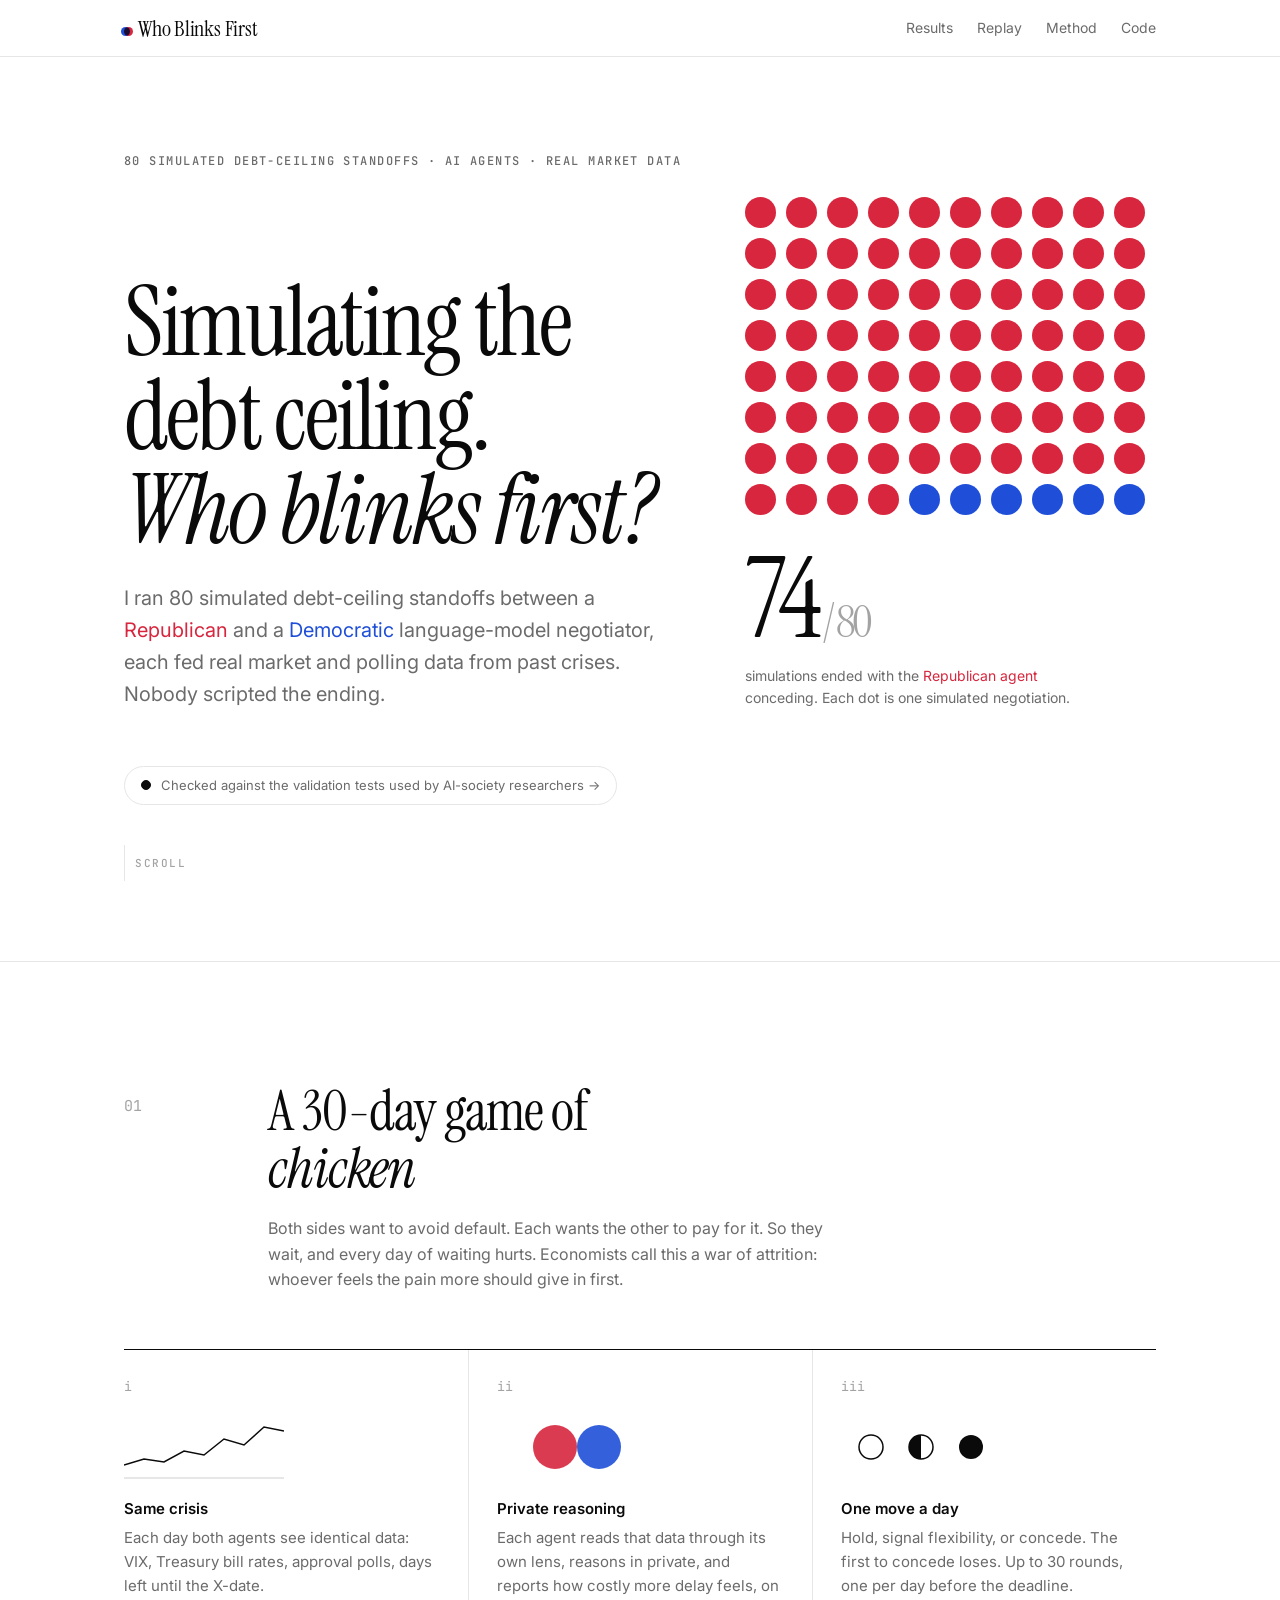
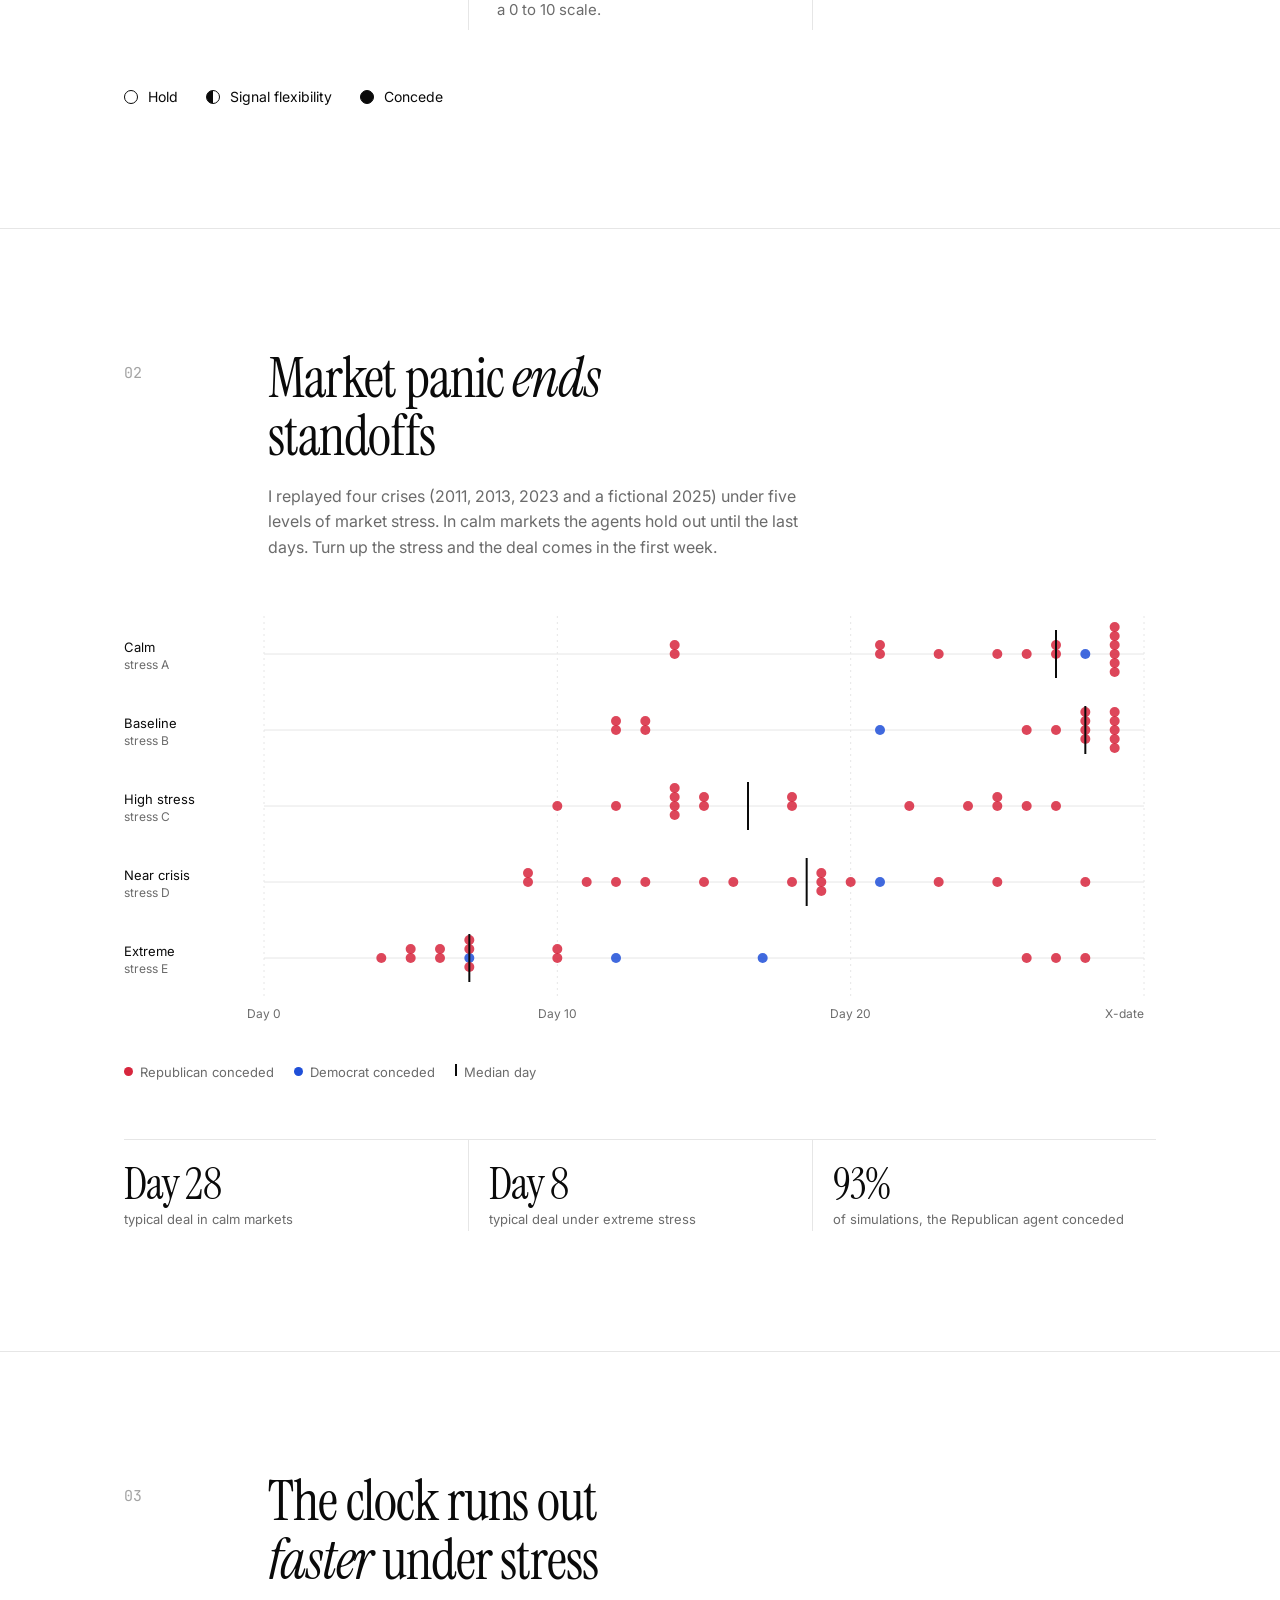
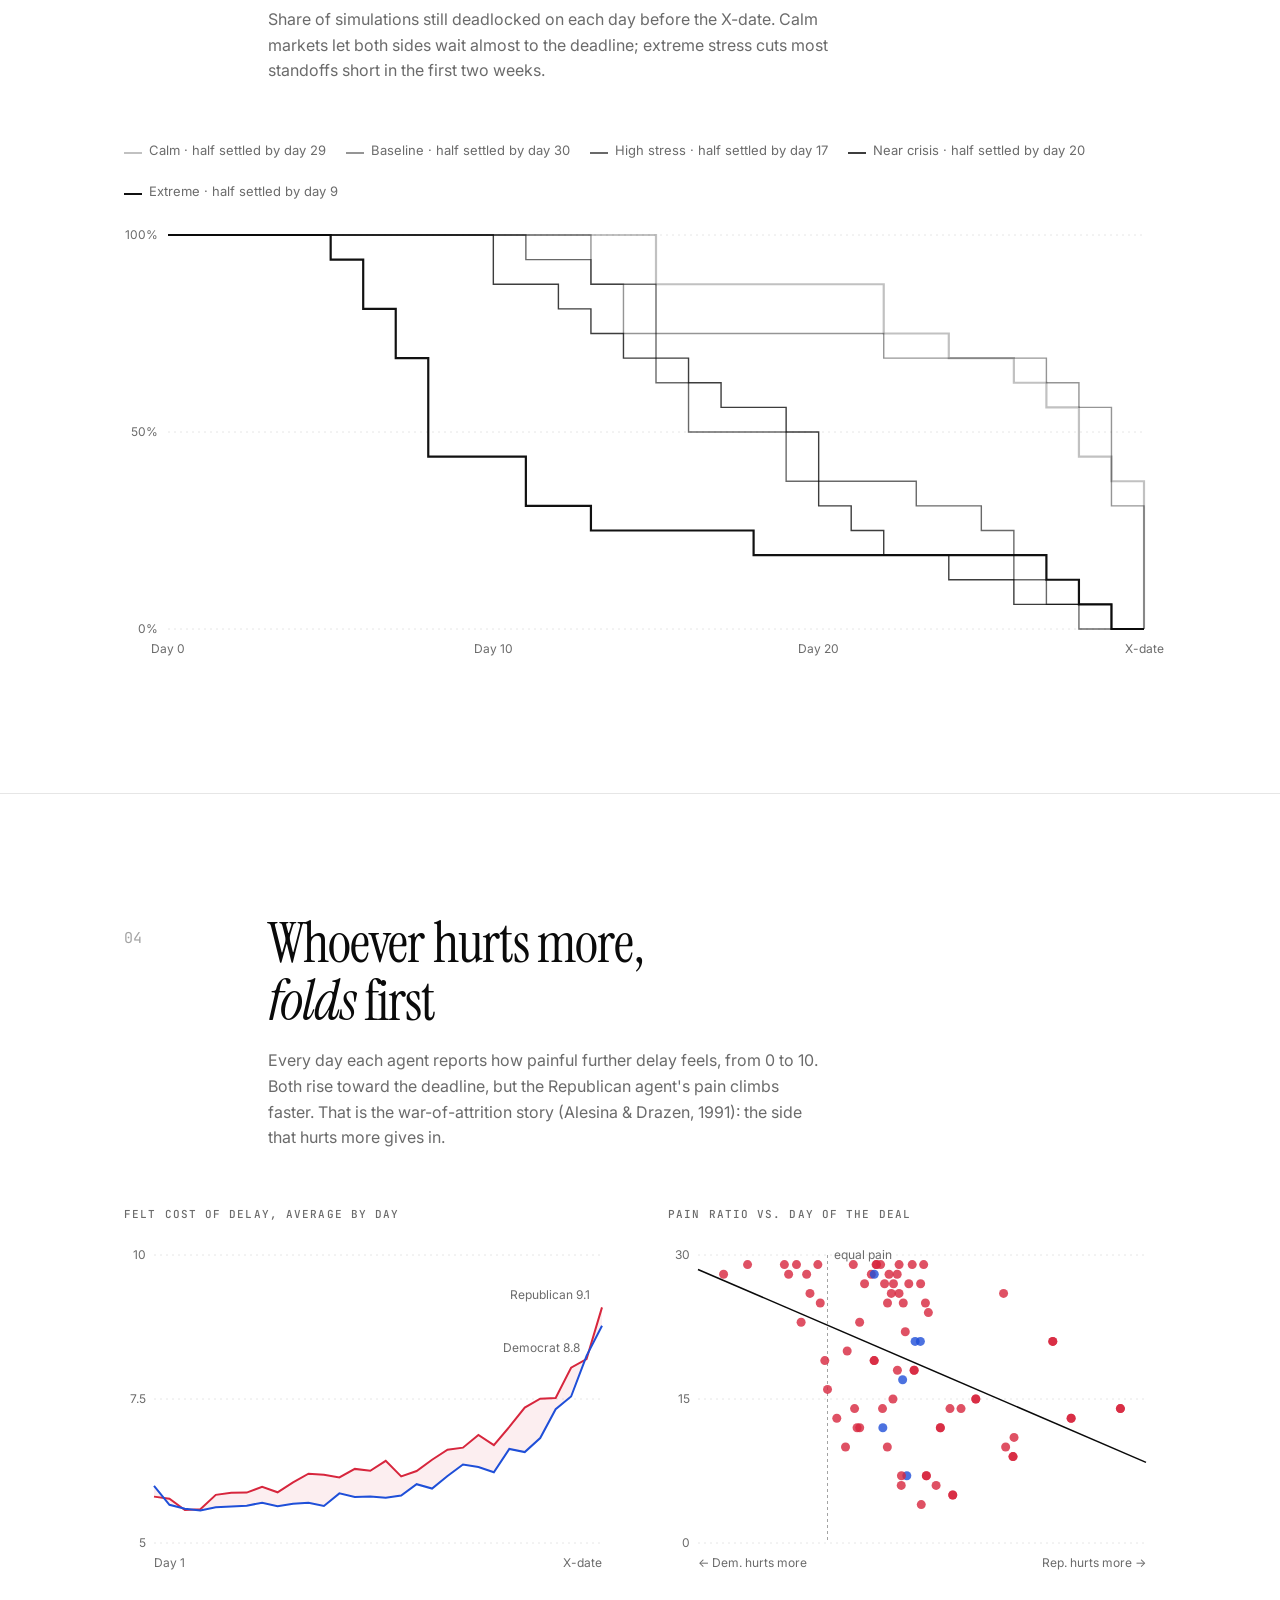
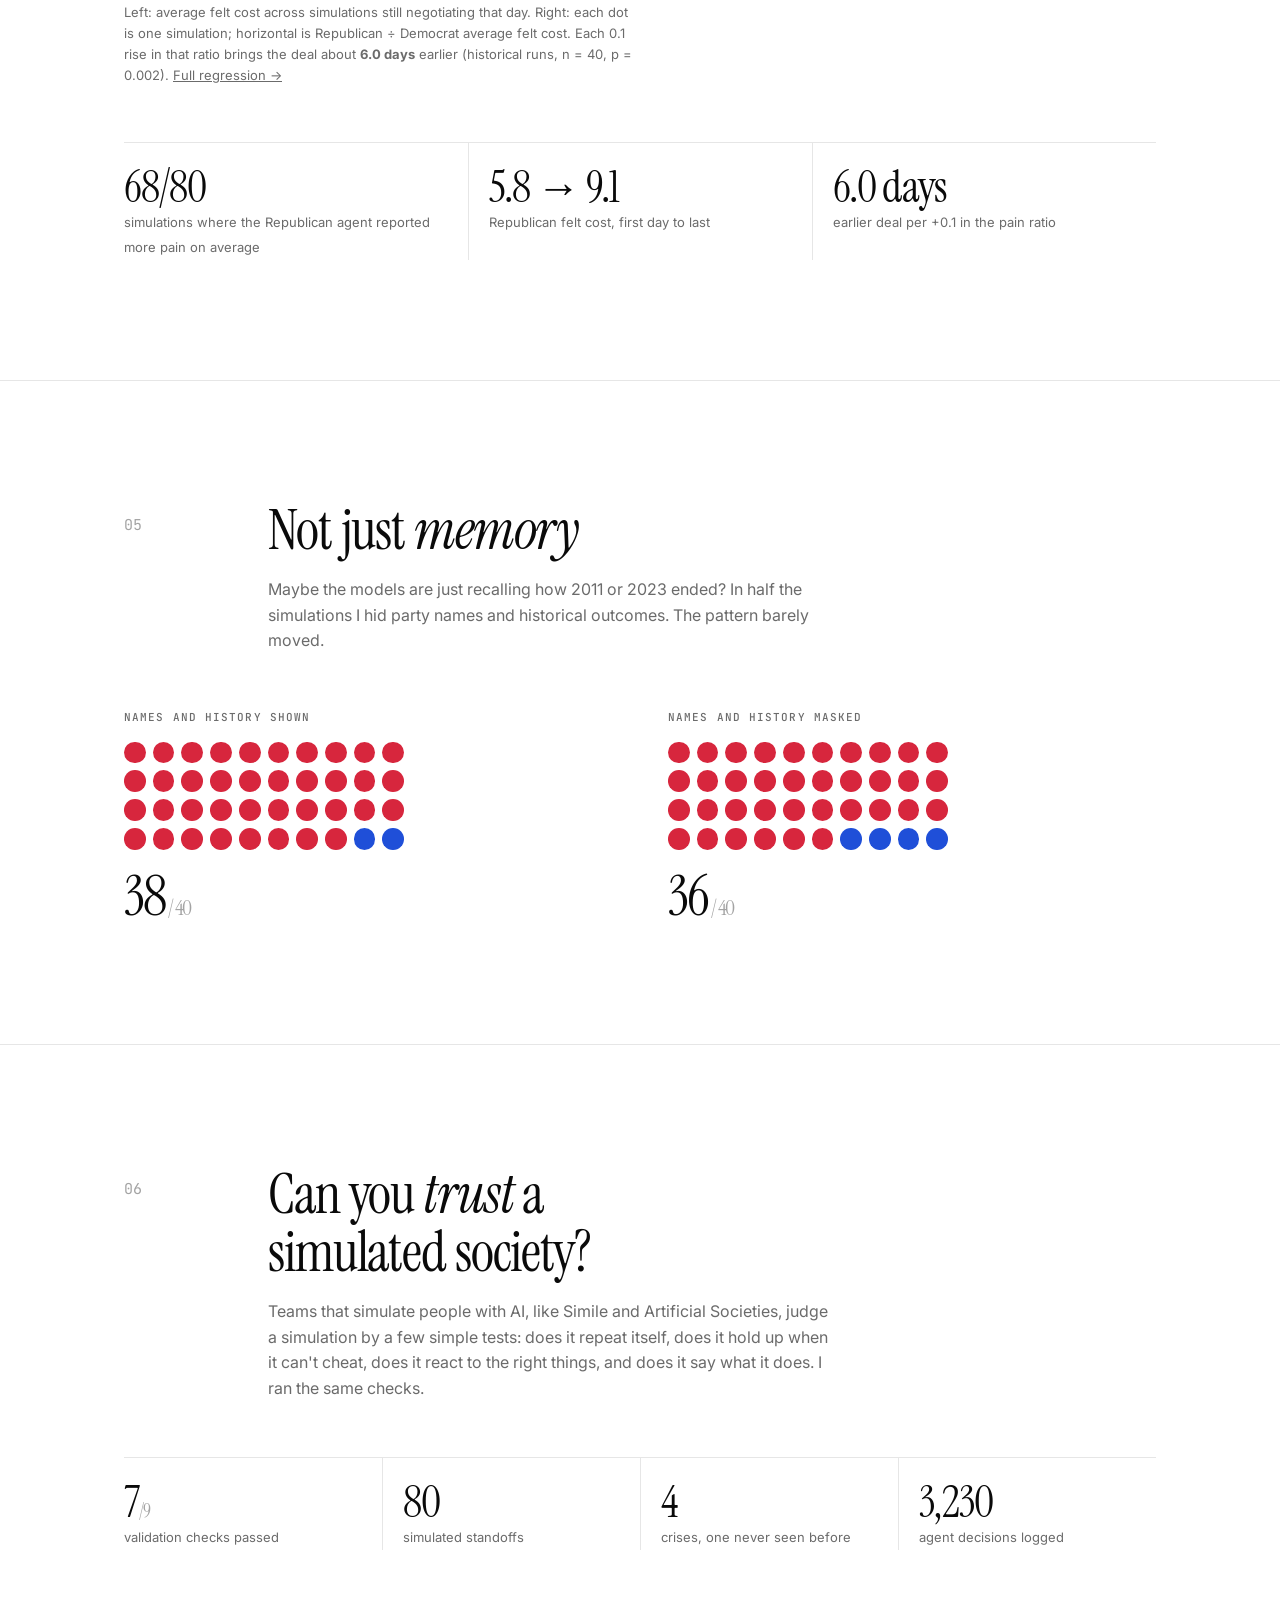
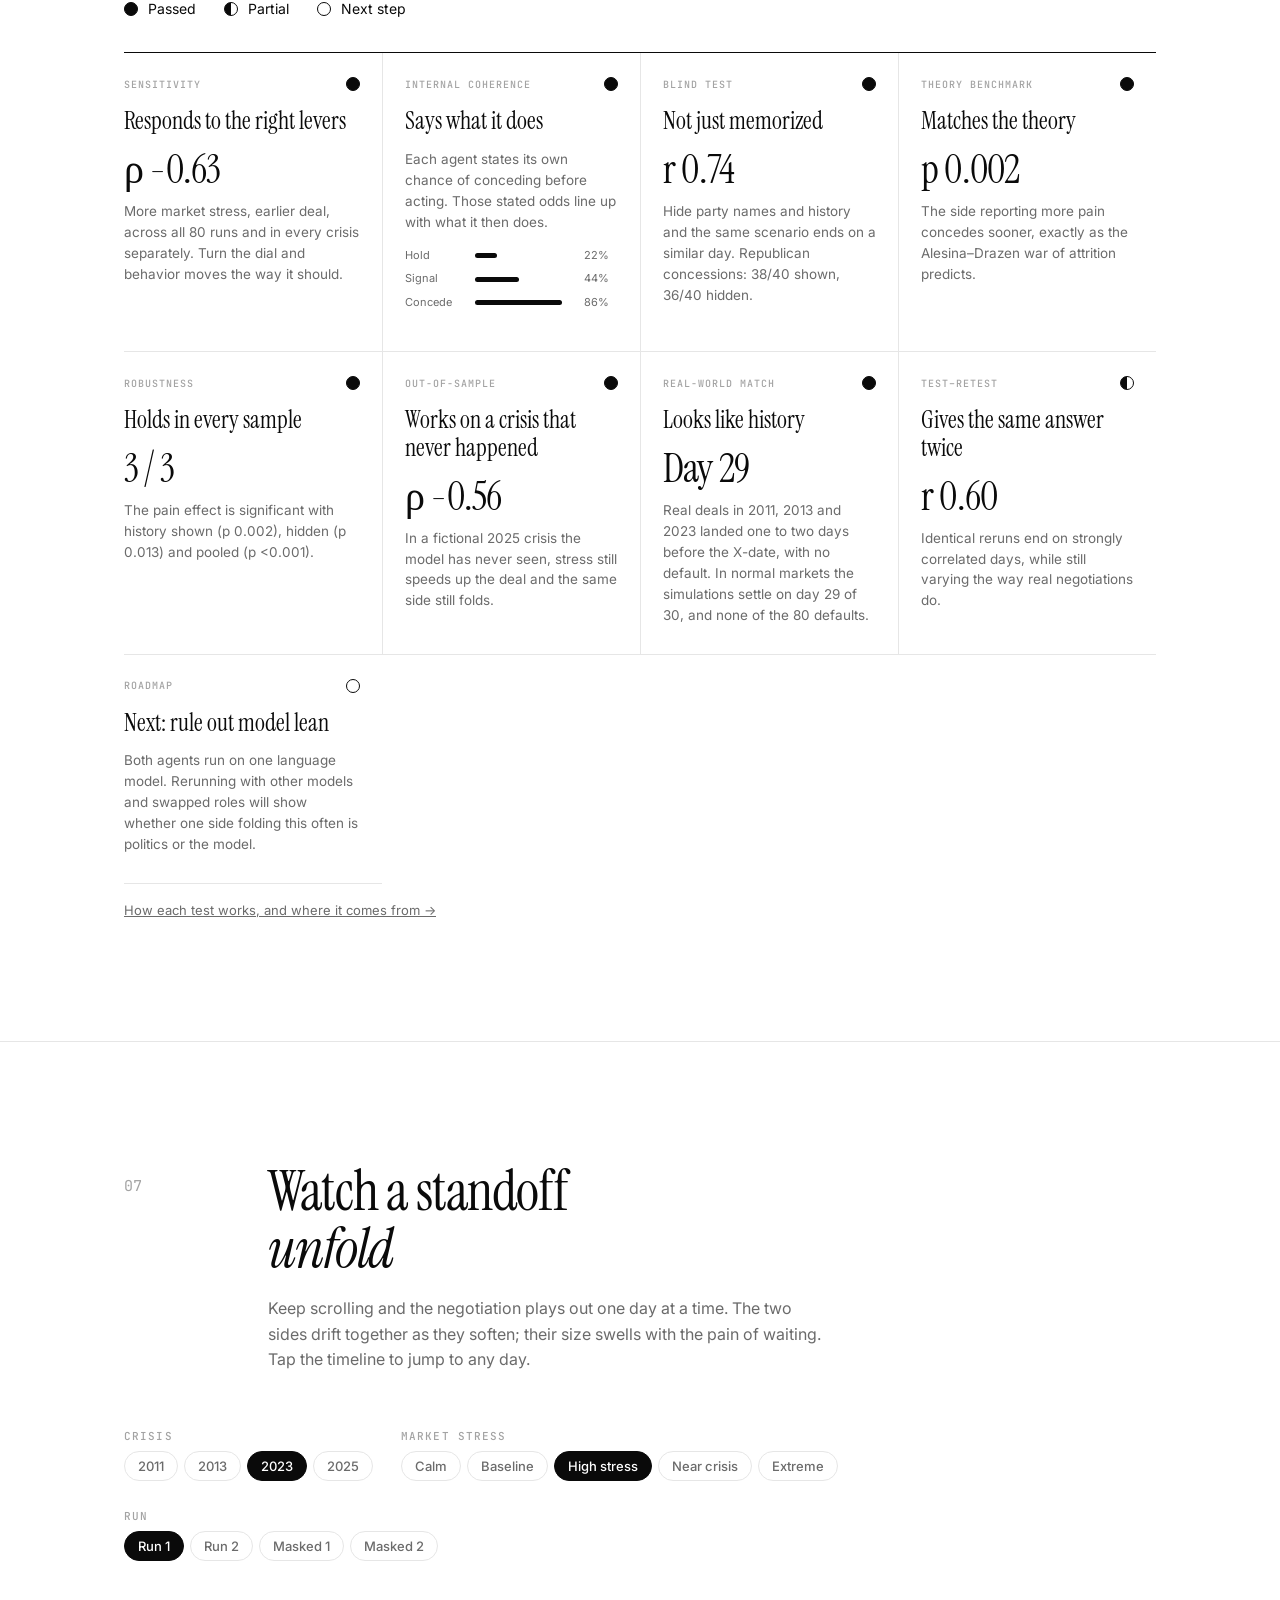
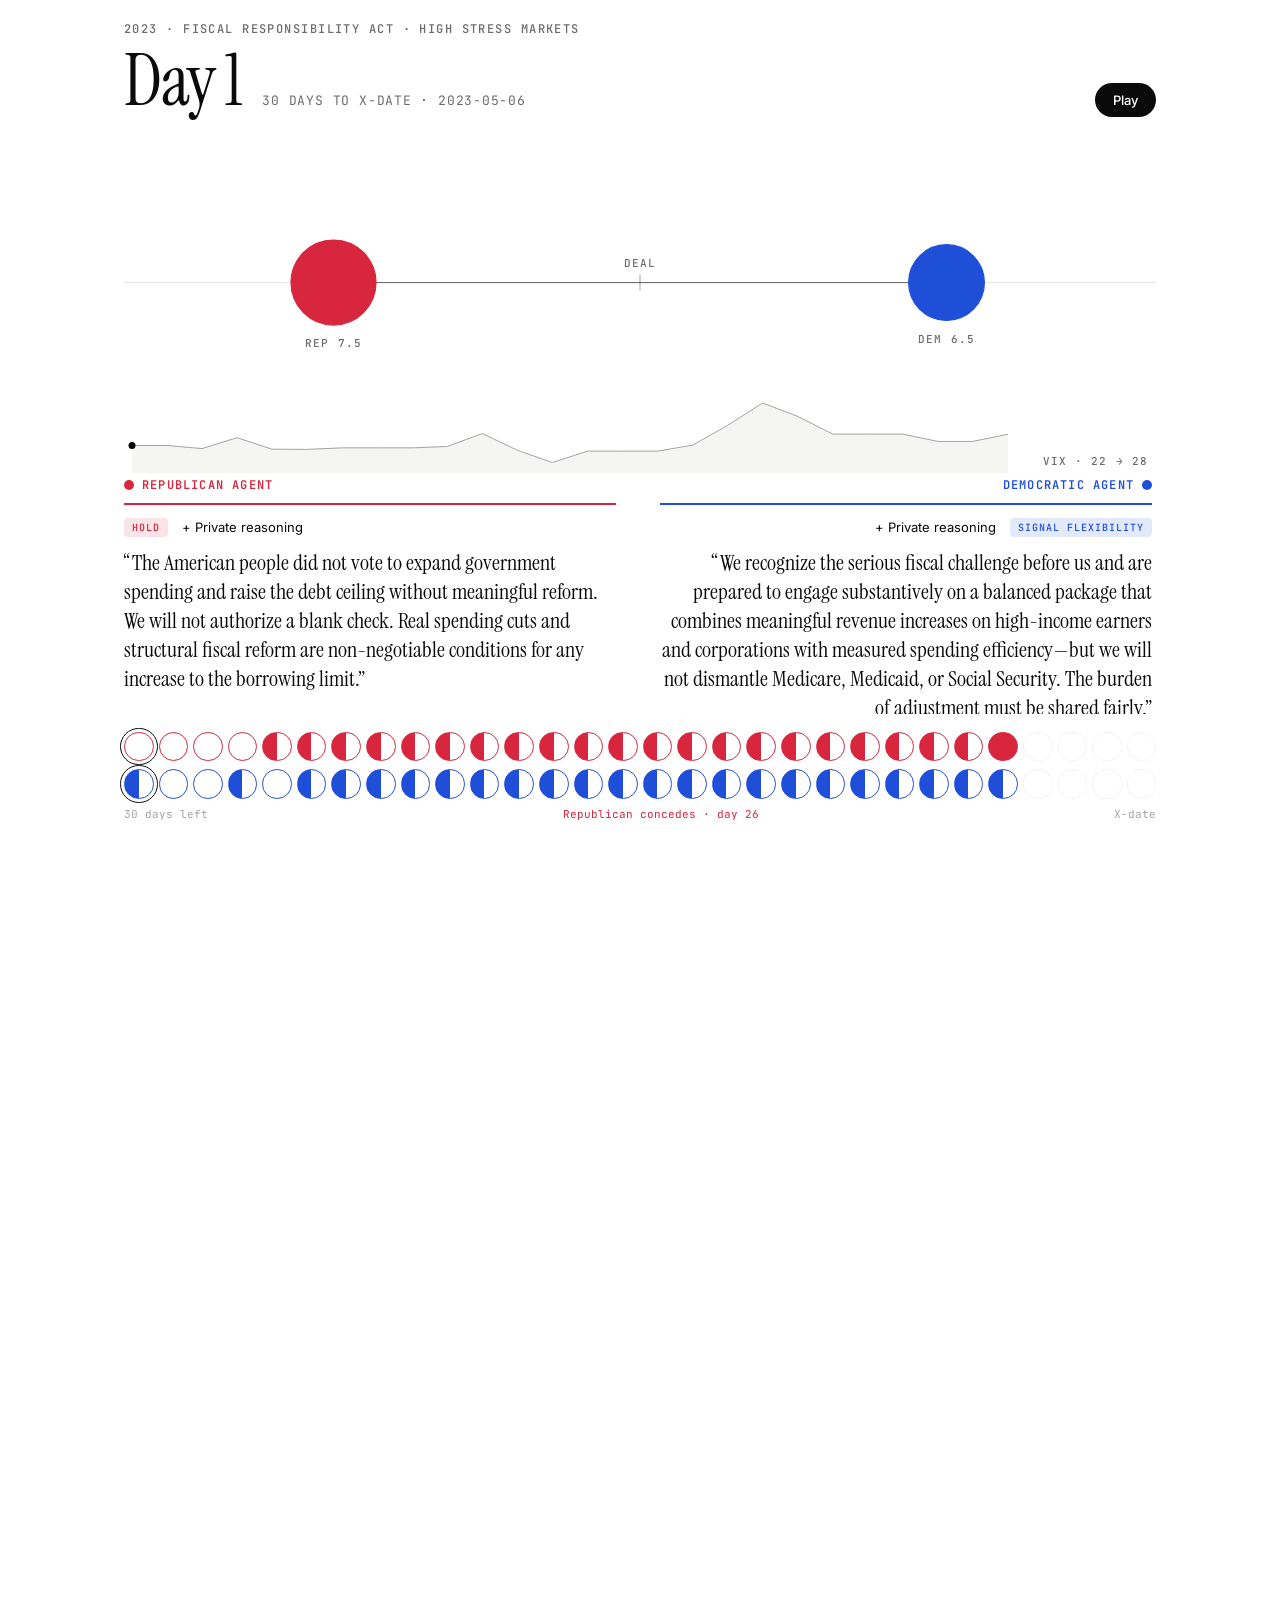
<file: docs/index.html>
<!doctype html>
<html lang="en">
<head>
<meta charset="utf-8"><meta name="viewport" content="width=device-width,initial-scale=1">
<title>Who Blinks First</title>
<meta name="description" content="80 simulated standoffs between AI negotiators facing a U.S. debt-ceiling deadline. 80 simulated standoffs, real market data, and a test of war-of-attrition theory.">
<link rel="preconnect" href="https://fonts.googleapis.com"><link rel="preconnect" href="https://fonts.gstatic.com" crossorigin>
<link href="https://fonts.googleapis.com/css2?family=Instrument+Serif:ital@0;1&family=Inter:wght@400;500;600&family=JetBrains+Mono:wght@400;500&display=swap" rel="stylesheet">
<link rel="stylesheet" href="assets/style.css">
<link rel="icon" href="data:image/svg+xml,%3Csvg xmlns='http://www.w3.org/2000/svg' viewBox='0 0 32 32'%3E%3Ccircle cx='12' cy='16' r='8' fill='%23d7263d'/%3E%3Ccircle cx='20' cy='16' r='8' fill='%231f4fd8' fill-opacity='.85'/%3E%3C/svg%3E">
</head>
<body>
<nav><div class="wrap">
  <a class="mark" href="./"><span><i></i><i></i></span>Who Blinks First</a>
  <ul><li><a href="#results">Results</a></li><li><a href="#replay">Replay</a></li><li><a href="method.html">Method</a></li>
  <li class="hide-s"><a href="https://github.com/vibgyor22/llm-war-of-attrition">Code</a></li></ul>
</div></nav>

<header class="hero"><div class="wrap">
  <div class="kicker reveal">80 simulated debt-ceiling standoffs · AI agents · real market data</div>
  <div class="hero-grid">
    <div class="px" data-speed="-0.06">
      <h1 class="reveal">Simulating the<br>debt ceiling.<br><em>Who blinks first?</em></h1>
      <p class="lede reveal">I ran 80 simulated debt-ceiling standoffs between a <span class="rep">Republican</span> and a <span class="dem">Democratic</span> language-model negotiator, each fed real market and polling data from past crises. Nobody scripted the ending.</p>
    </div>
    <div class="px" data-speed="0.08">
      <div class="dots" id="dots"></div>
      <div class="big"><span class="count" data-to="74" id="bigR">0</span><small> / <span id="bigN">80</span></small></div>
      <p class="cap">simulations ended with the <span class="rep">Republican agent</span> conceding. Each dot is one simulated negotiation.</p>
    </div>
  </div>
  <a class="trustpill reveal" href="#trust"><span class="g con"></span>Checked against the validation tests used by AI-society researchers →</a>
  <a class="scrollcue" href="#setup"><span></span>Scroll</a>
</div></header>

<section id="setup"><div class="wrap">
  <div class="sec-head reveal"><div class="num">01</div><div>
    <h2>A 30-day game of <em>chicken</em></h2>
    <p>Both sides want to avoid default. Each wants the other to pay for it. So they wait, and every day of waiting hurts. Economists call this a war of attrition: whoever feels the pain more should give in first.</p>
  </div></div>
  <div class="steps stagger">
    <div><div class="n">i</div>
      <svg viewBox="0 0 160 64"><polyline points="0,50 20,44 40,47 60,36 80,40 100,24 120,30 140,12 160,16" fill="none" stroke="currentColor" stroke-width="1.5"/><line x1="0" y1="63" x2="160" y2="63" stroke="currentColor" stroke-opacity=".2"/></svg>
      <h3>Same crisis</h3><p>Each day both agents see identical data: VIX, Treasury bill rates, approval polls, days left until the X-date.</p></div>
    <div><div class="n">ii</div>
      <svg viewBox="0 0 160 64"><circle cx="58" cy="32" r="22" fill="var(--rep)" fill-opacity=".9"/><circle cx="102" cy="32" r="22" fill="var(--dem)" fill-opacity=".9"/></svg>
      <h3>Private reasoning</h3><p>Each agent reads that data through its own lens, reasons in private, and reports how costly more delay feels, on a 0 to 10 scale.</p></div>
    <div><div class="n">iii</div>
      <svg viewBox="0 0 160 64"><circle cx="30" cy="32" r="12" fill="none" stroke="currentColor" stroke-width="1.5"/><circle cx="80" cy="32" r="12" fill="none" stroke="currentColor" stroke-width="1.5"/><path d="M80 20a12 12 0 0 0 0 24z" fill="currentColor"/><circle cx="130" cy="32" r="12" fill="currentColor"/></svg>
      <h3>One move a day</h3><p>Hold, signal flexibility, or concede. The first to concede loses. Up to 30 rounds, one per day before the deadline.</p></div>
  </div>
  <div class="glyphs"><div><span class="g"></span>Hold</div><div><span class="g sig"></span>Signal flexibility</div><div><span class="g con"></span>Concede</div></div>
</div></section>

<section id="results"><div class="wrap">
  <div class="sec-head reveal"><div class="num">02</div><div>
    <h2>Market panic <em>ends</em> standoffs</h2>
    <p>I replayed four crises (2011, 2013, 2023 and a fictional 2025) under five levels of market stress. In calm markets the agents hold out until the last days. Turn up the stress and the deal comes in the first week.</p>
  </div></div>
  <div class="figure" id="strip"></div>
  <div class="legend"><span><b style="background:var(--rep)"></b>Republican conceded</span><span><b style="background:var(--dem)"></b>Democrat conceded</span><span><b style="background:none;border-radius:0;width:2px;height:12px;background:var(--fg)"></b>Median day</span></div>
  <div class="stats" id="stats"></div>
</div></section>

<section id="clock"><div class="wrap">
  <div class="sec-head reveal"><div class="num">03</div><div>
    <h2>The clock runs out <em>faster</em> under stress</h2>
    <p>Share of simulations still deadlocked on each day before the X-date. Calm markets let both sides wait almost to the deadline; extreme stress cuts most standoffs short in the first two weeks.</p>
  </div></div>
  <div class="legend" id="survLeg" style="margin:0 0 24px"></div>
  <div class="figure" id="survival"></div>
</div></section>

<section id="pain"><div class="wrap">
  <div class="sec-head reveal"><div class="num">04</div><div>
    <h2>Whoever hurts more, <em>folds</em> first</h2>
    <p>Every day each agent reports how painful further delay feels, from 0 to 10. Both rise toward the deadline, but the Republican agent's pain climbs faster. That is the war-of-attrition story (Alesina &amp; Drazen, 1991): the side that hurts more gives in.</p>
  </div></div>
  <div class="two">
    <div><h3 class="fig-t">Felt cost of delay, average by day</h3><div class="figure" id="painline"></div></div>
    <div><h3 class="fig-t">Pain ratio vs. day of the deal</h3><div class="figure" id="scatter"></div></div>
  </div>
  <p class="note" id="regnote"></p>
  <div class="stats" id="stats2"></div>
</div></section>

<section id="memory"><div class="wrap">
  <div class="sec-head reveal"><div class="num">05</div><div>
    <h2>Not just <em>memory</em></h2>
    <p>Maybe the models are just recalling how 2011 or 2023 ended? In half the simulations I hid party names and historical outcomes. The pattern barely moved.</p>
  </div></div>
  <div class="two">
    <div><h3 class="fig-t">Names and history shown</h3><div class="dots sm" id="dotsH"></div><div class="big sm"><span class="count" id="cH">0</span><small> / 40</small></div></div>
    <div><h3 class="fig-t">Names and history masked</h3><div class="dots sm" id="dotsM"></div><div class="big sm"><span class="count" id="cM">0</span><small> / 40</small></div></div>
  </div>
</div></section>

<section id="trust"><div class="wrap">
  <div class="sec-head reveal"><div class="num">06</div><div>
    <h2>Can you <em>trust</em> a simulated society?</h2>
    <p>Teams that simulate people with AI, like Simile and Artificial Societies, judge a simulation by a few simple tests: does it repeat itself, does it hold up when it can't cheat, does it react to the right things, and does it say what it does. I ran the same checks.</p>
  </div></div>
  <div class="stats trustsum" id="trustSum" style="margin:0 0 48px"></div>
  <div class="glyphs" style="margin:0 0 32px"><div><span class="g con"></span>Passed</div><div><span class="g sig"></span>Partial</div><div><span class="g"></span>Next step</div></div>
  <div class="checks stagger" id="checks"></div>
  <p class="note"><a href="method.html#validation">How each test works, and where it comes from →</a></p>
</div></section>

<section id="replay" class="replay"><div class="wrap">
  <div class="sec-head reveal"><div class="num">07</div><div>
    <h2>Watch a standoff <em>unfold</em></h2>
    <p>Keep scrolling and the negotiation plays out one day at a time. The two sides drift together as they soften; their size swells with the pain of waiting. Tap the timeline to jump to any day.</p>
  </div></div>
  <div class="controls">
    <div class="ctl"><label>Crisis</label><div class="pills" id="pEp"></div></div>
    <div class="ctl"><label>Market stress</label><div class="pills" id="pCond"></div></div>
    <div class="ctl"><label>Run</label><div class="pills" id="pRun"></div></div>
  </div>
</div>
<div class="theater" id="theater"><div class="stage">
  <div class="wrap stage-in">
    <div class="stage-top">
      <div><div class="kicker" id="stMeta"></div><div class="stday"><span id="stDay">Day 1</span> <small id="stLeft"></small></div></div>
      <button class="play" id="play" aria-label="Play">Play</button>
    </div>
    <svg class="arena" id="arena"></svg>
    <div class="speech">
      <div class="say rep" id="sayR"></div>
      <div class="say dem" id="sayD"></div>
    </div>
    <div class="timeline">
      <div class="cells rep" id="laneR"></div>
      <div class="cells dem" id="laneD"></div>
      <div class="axisrow"><span>30 days left</span><span id="stVerdict"></span><span>X-date</span></div>
    </div>
  </div>
</div></div>
</section>

<footer><div class="wrap">
  <div>
    <div style="font:400 28px var(--serif);color:var(--fg)">How was this built?</div>
    <a class="cta" href="method.html">Read the method &rarr;</a>
  </div>
  <div style="max-width:36ch">
    Data, agent prompts, regressions and transcripts are all on <a href="https://github.com/vibgyor22/llm-war-of-attrition">GitHub</a>.
    The original Streamlit dashboard still runs at its old link.
  </div>
</div></footer>
<script src="assets/app.js"></script>
</body>
</html>
</file>
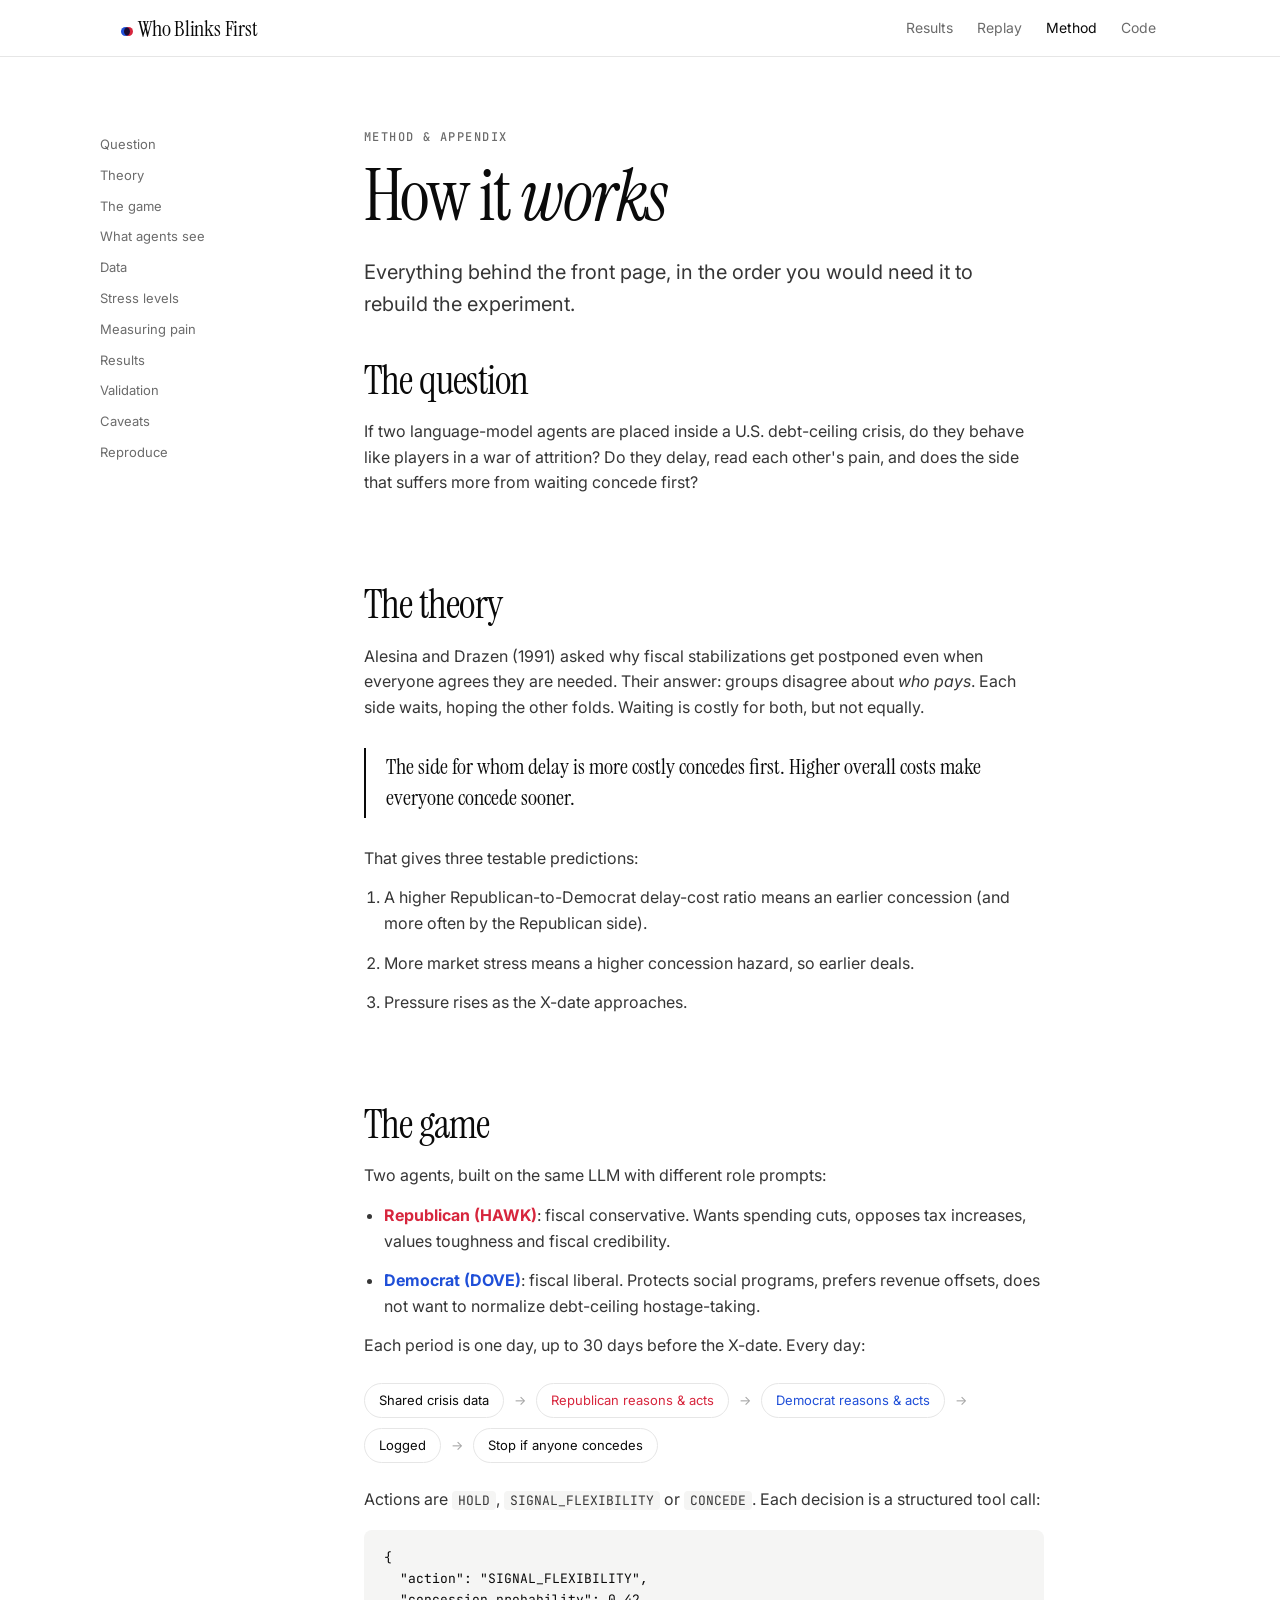
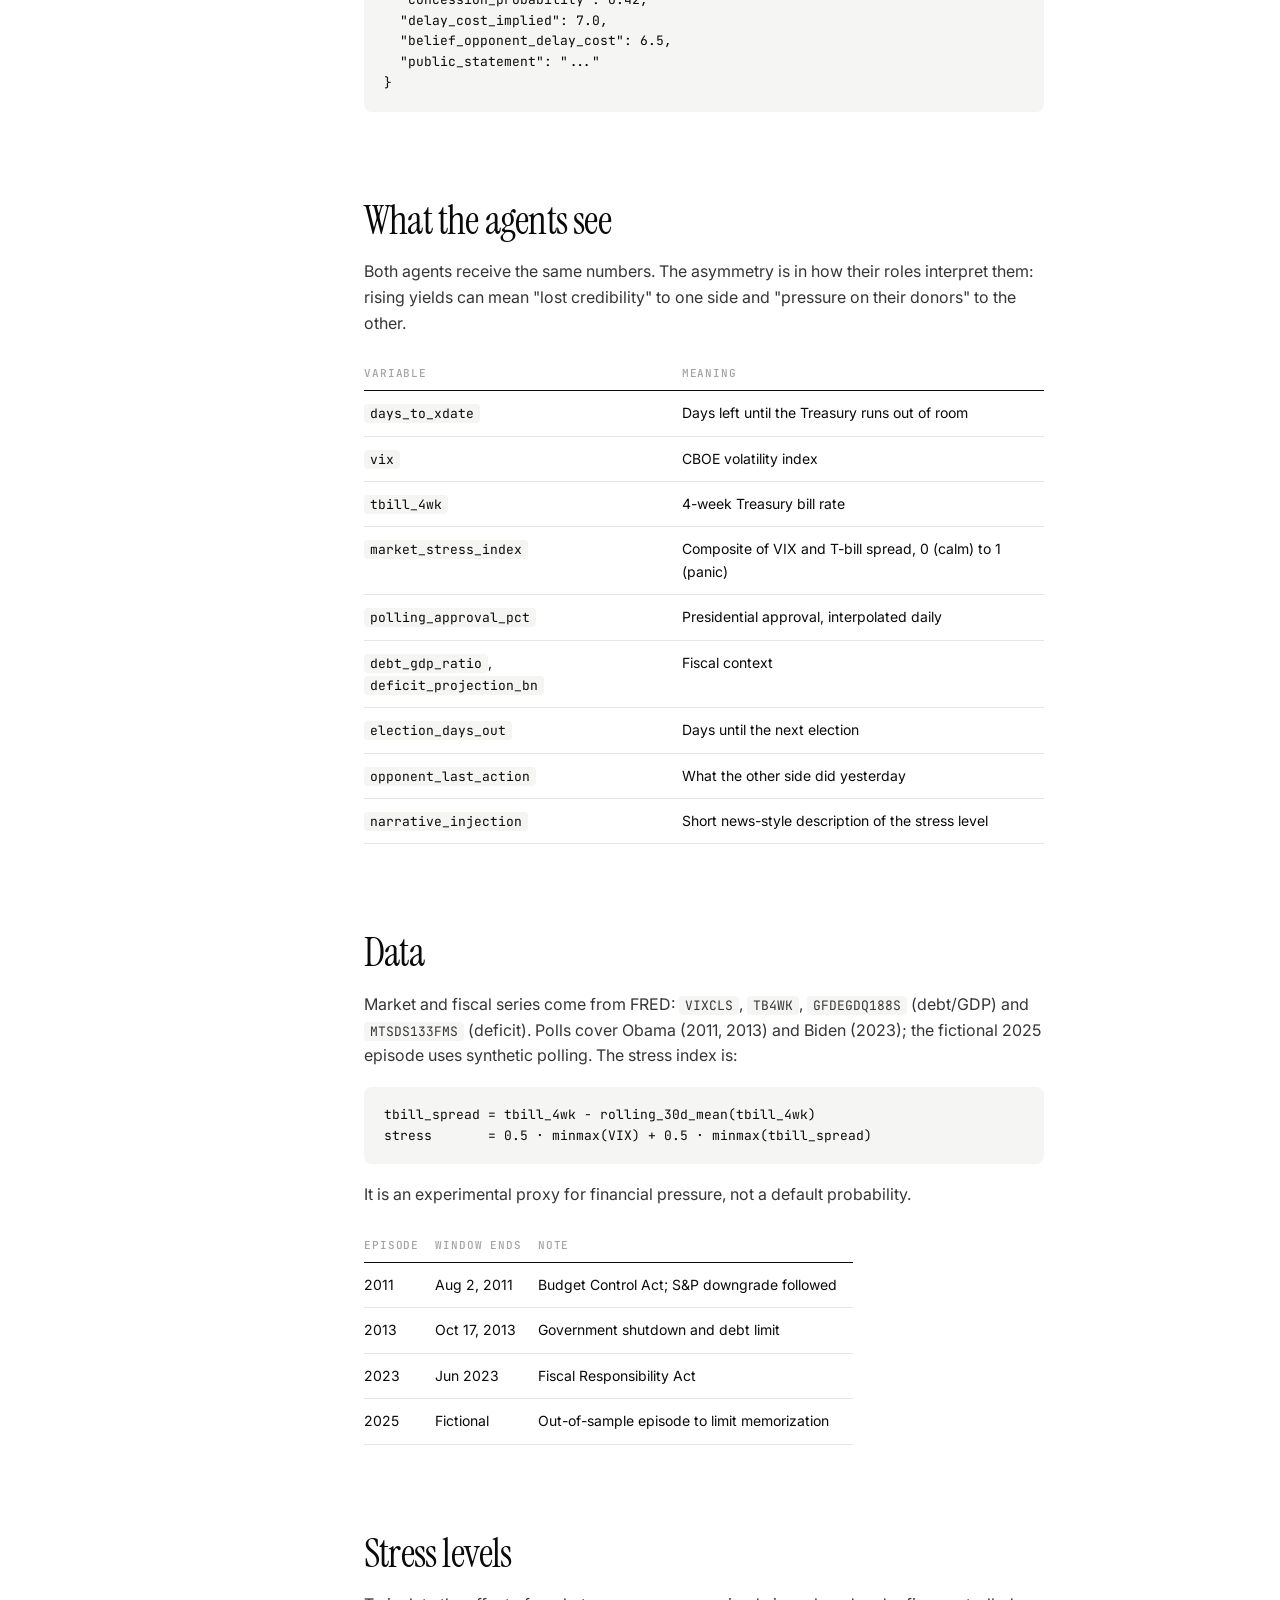
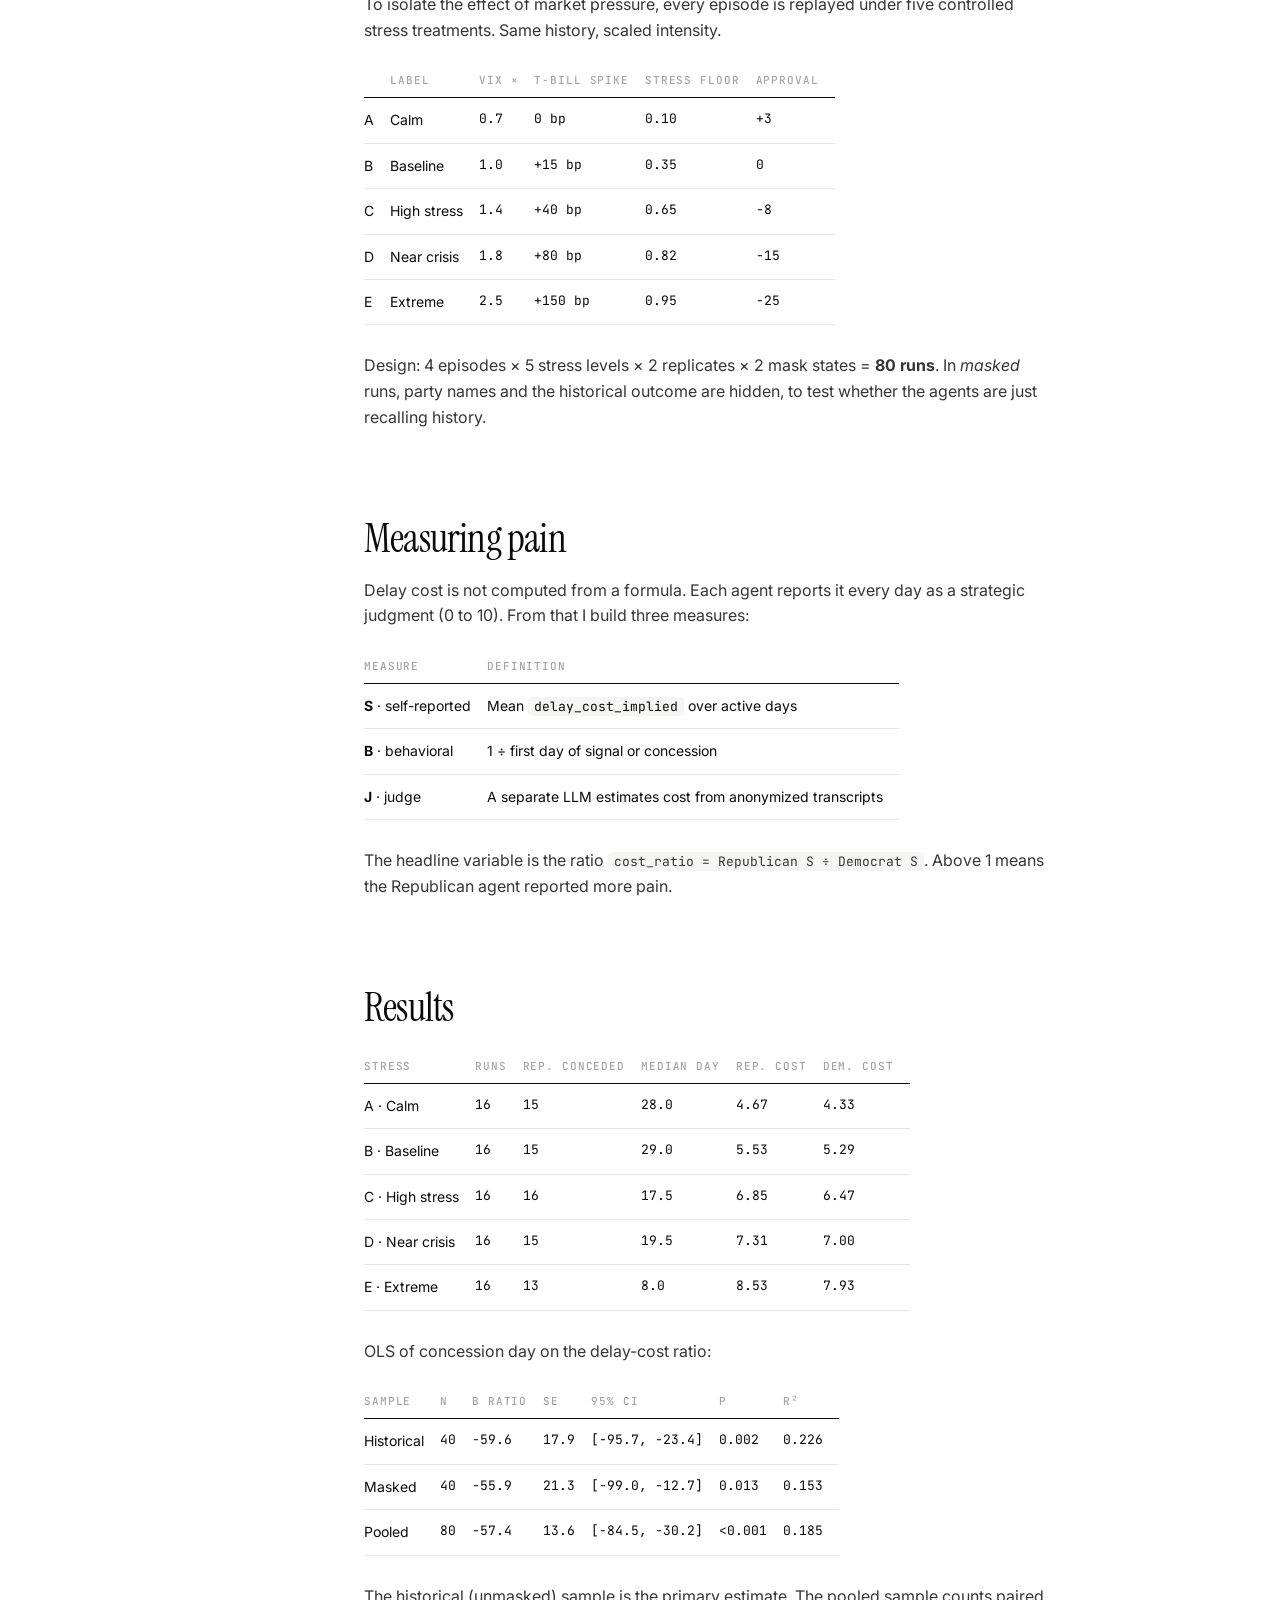
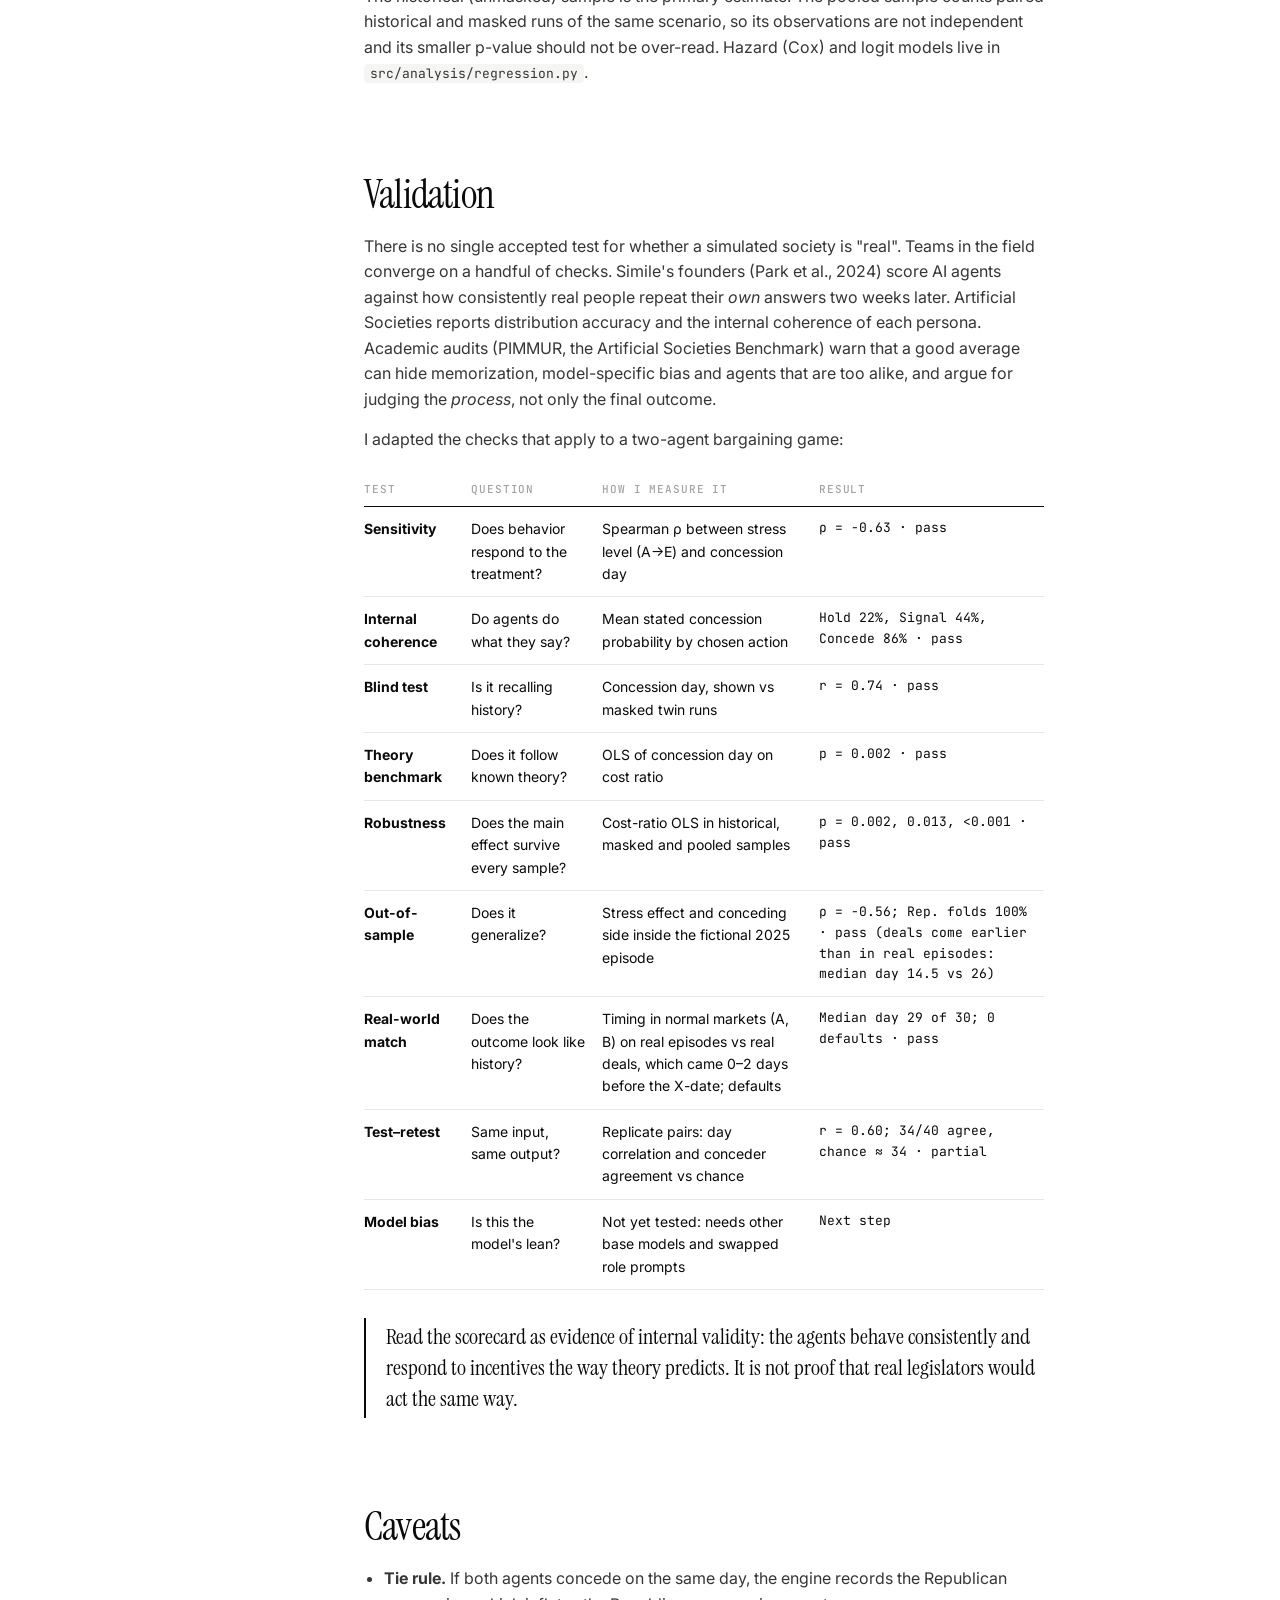
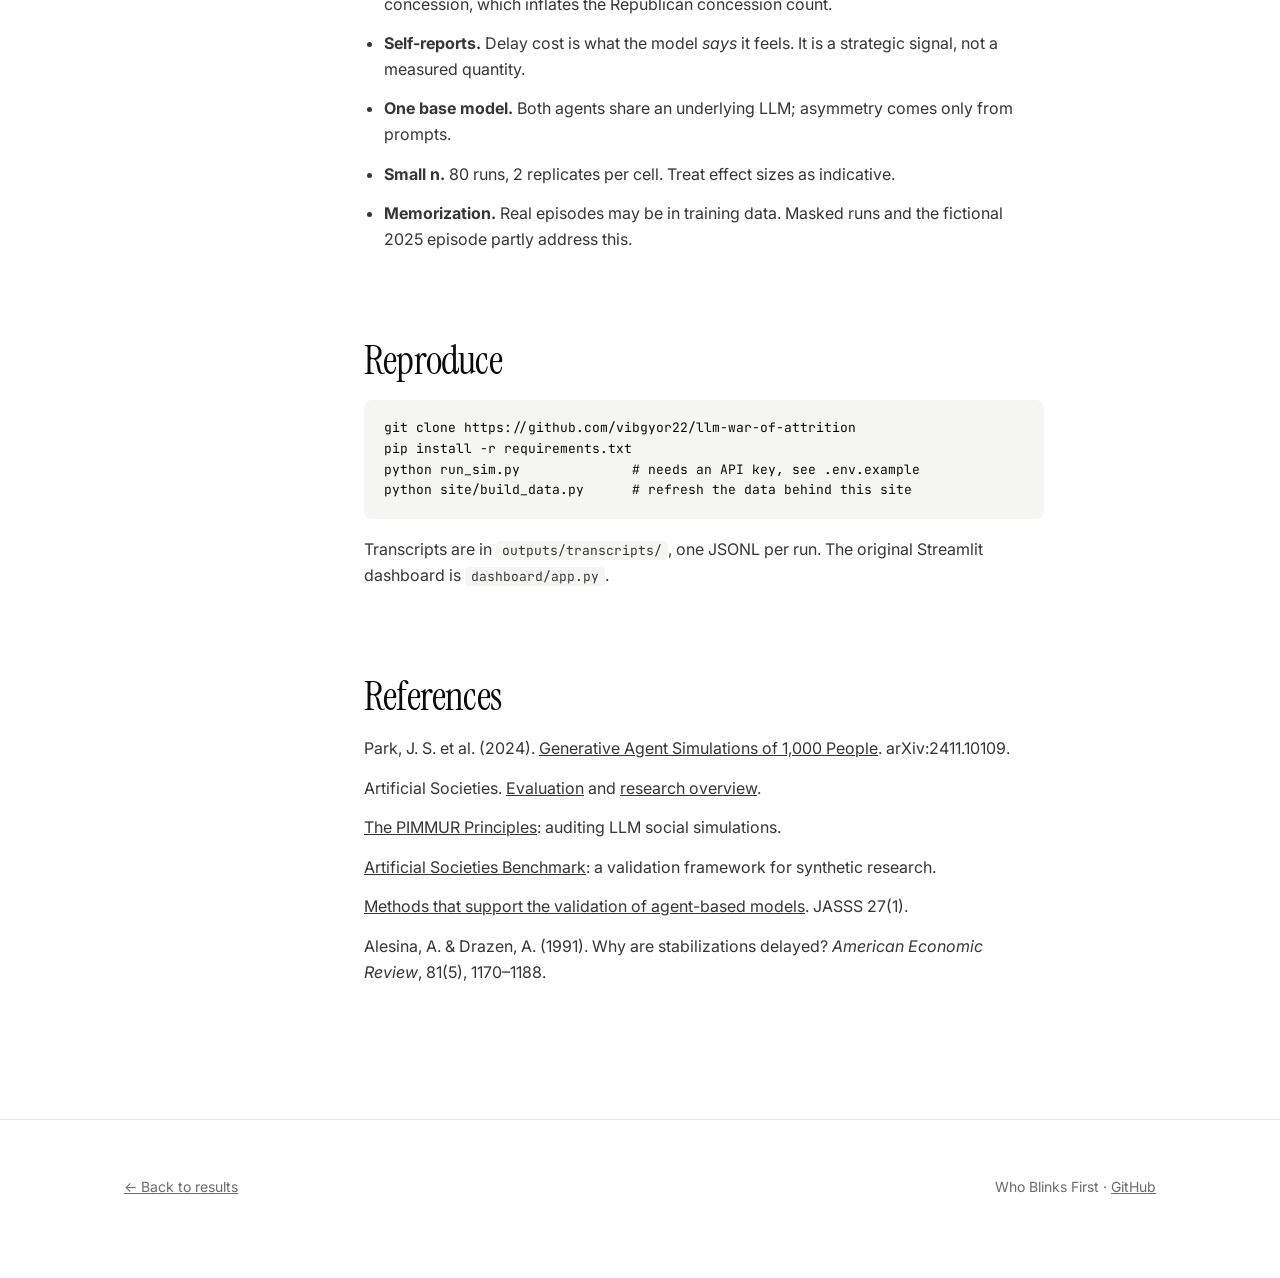
<file: docs/method.html>
<!doctype html>
<html lang="en">
<head>
<meta charset="utf-8"><meta name="viewport" content="width=device-width,initial-scale=1">
<title>Method · Who Blinks First</title>
<meta name="description" content="How the debt-ceiling AI negotiation experiment works: theory, agents, data, stress conditions, measures and results.">
<link rel="preconnect" href="https://fonts.googleapis.com"><link rel="preconnect" href="https://fonts.gstatic.com" crossorigin>
<link href="https://fonts.googleapis.com/css2?family=Instrument+Serif:ital@0;1&family=Inter:wght@400;500;600&family=JetBrains+Mono:wght@400;500&display=swap" rel="stylesheet">
<link rel="stylesheet" href="assets/style.css">
<link rel="icon" href="data:image/svg+xml,%3Csvg xmlns='http://www.w3.org/2000/svg' viewBox='0 0 32 32'%3E%3Ccircle cx='12' cy='16' r='8' fill='%23d7263d'/%3E%3Ccircle cx='20' cy='16' r='8' fill='%231f4fd8' fill-opacity='.85'/%3E%3C/svg%3E">
</head>
<body>
<nav><div class="wrap">
  <a class="mark" href="./"><span><i></i><i></i></span>Who Blinks First</a>
  <ul><li><a href="./#results">Results</a></li><li><a href="./#replay">Replay</a></li><li><a class="on" href="method.html">Method</a></li>
  <li class="hide-s"><a href="https://github.com/vibgyor22/llm-war-of-attrition">Code</a></li></ul>
</div></nav>

<div class="wrap doc">
<ul class="toc">
  <li><a href="#question">Question</a></li><li><a href="#theory">Theory</a></li><li><a href="#game">The game</a></li>
  <li><a href="#inputs">What agents see</a></li><li><a href="#data">Data</a></li><li><a href="#stress">Stress levels</a></li>
  <li><a href="#measures">Measuring pain</a></li><li><a href="#results">Results</a></li><li><a href="#validation">Validation</a></li><li><a href="#caveats">Caveats</a></li><li><a href="#reproduce">Reproduce</a></li>
</ul>
<article class="prose">
  <div class="kicker">Method &amp; appendix</div>
  <h1 style="font-size:clamp(44px,6vw,72px);margin-top:16px">How it <em>works</em></h1>
  <p class="lede">Everything behind the front page, in the order you would need it to rebuild the experiment.</p>

  <h2 id="question">The question</h2>
  <p>If two language-model agents are placed inside a U.S. debt-ceiling crisis, do they behave like players in a war of attrition? Do they delay, read each other's pain, and does the side that suffers more from waiting concede first?</p>

  <h2 id="theory">The theory</h2>
  <p>Alesina and Drazen (1991) asked why fiscal stabilizations get postponed even when everyone agrees they are needed. Their answer: groups disagree about <em>who pays</em>. Each side waits, hoping the other folds. Waiting is costly for both, but not equally.</p>
  <div class="callout">The side for whom delay is more costly concedes first. Higher overall costs make everyone concede sooner.</div>
  <p>That gives three testable predictions:</p>
  <ol><li>A higher Republican-to-Democrat delay-cost ratio means an earlier concession (and more often by the Republican side).</li>
  <li>More market stress means a higher concession hazard, so earlier deals.</li>
  <li>Pressure rises as the X-date approaches.</li></ol>

  <h2 id="game">The game</h2>
  <p>Two agents, built on the same LLM with different role prompts:</p>
  <ul><li><b class="rep">Republican (HAWK)</b>: fiscal conservative. Wants spending cuts, opposes tax increases, values toughness and fiscal credibility.</li>
  <li><b class="dem">Democrat (DOVE)</b>: fiscal liberal. Protects social programs, prefers revenue offsets, does not want to normalize debt-ceiling hostage-taking.</li></ul>
  <p>Each period is one day, up to 30 days before the X-date. Every day:</p>
  <div class="flow"><span>Shared crisis data</span><i>→</i><span class="rep">Republican reasons &amp; acts</span><i>→</i><span class="dem">Democrat reasons &amp; acts</span><i>→</i><span>Logged</span><i>→</i><span>Stop if anyone concedes</span></div>
  <p>Actions are <code>HOLD</code>, <code>SIGNAL_FLEXIBILITY</code> or <code>CONCEDE</code>. Each decision is a structured tool call:</p>
<pre>{
  "action": "SIGNAL_FLEXIBILITY",
  "concession_probability": 0.42,
  "delay_cost_implied": 7.0,
  "belief_opponent_delay_cost": 6.5,
  "public_statement": "..."
}</pre>

  <h2 id="inputs">What the agents see</h2>
  <p>Both agents receive the same numbers. The asymmetry is in how their roles interpret them: rising yields can mean "lost credibility" to one side and "pressure on their donors" to the other.</p>
  <table class="tbl"><thead><tr><th>Variable</th><th>Meaning</th></tr></thead><tbody>
  <tr><td><code>days_to_xdate</code></td><td>Days left until the Treasury runs out of room</td></tr>
  <tr><td><code>vix</code></td><td>CBOE volatility index</td></tr>
  <tr><td><code>tbill_4wk</code></td><td>4-week Treasury bill rate</td></tr>
  <tr><td><code>market_stress_index</code></td><td>Composite of VIX and T-bill spread, 0 (calm) to 1 (panic)</td></tr>
  <tr><td><code>polling_approval_pct</code></td><td>Presidential approval, interpolated daily</td></tr>
  <tr><td><code>debt_gdp_ratio</code>, <code>deficit_projection_bn</code></td><td>Fiscal context</td></tr>
  <tr><td><code>election_days_out</code></td><td>Days until the next election</td></tr>
  <tr><td><code>opponent_last_action</code></td><td>What the other side did yesterday</td></tr>
  <tr><td><code>narrative_injection</code></td><td>Short news-style description of the stress level</td></tr>
  </tbody></table>

  <h2 id="data">Data</h2>
  <p>Market and fiscal series come from FRED: <code>VIXCLS</code>, <code>TB4WK</code>, <code>GFDEGDQ188S</code> (debt/GDP) and <code>MTSDS133FMS</code> (deficit). Polls cover Obama (2011, 2013) and Biden (2023); the fictional 2025 episode uses synthetic polling. The stress index is:</p>
<pre>tbill_spread = tbill_4wk − rolling_30d_mean(tbill_4wk)
stress       = 0.5 · minmax(VIX) + 0.5 · minmax(tbill_spread)</pre>
  <p>It is an experimental proxy for financial pressure, not a default probability.</p>
  <table class="tbl"><thead><tr><th>Episode</th><th>Window ends</th><th>Note</th></tr></thead><tbody>
  <tr><td>2011</td><td>Aug 2, 2011</td><td>Budget Control Act; S&amp;P downgrade followed</td></tr>
  <tr><td>2013</td><td>Oct 17, 2013</td><td>Government shutdown and debt limit</td></tr>
  <tr><td>2023</td><td>Jun 2023</td><td>Fiscal Responsibility Act</td></tr>
  <tr><td>2025</td><td>Fictional</td><td>Out-of-sample episode to limit memorization</td></tr></tbody></table>

  <h2 id="stress">Stress levels</h2>
  <p>To isolate the effect of market pressure, every episode is replayed under five controlled stress treatments. Same history, scaled intensity.</p>
  <table class="tbl"><thead><tr><th></th><th>Label</th><th>VIX ×</th><th>T-bill spike</th><th>Stress floor</th><th>Approval</th></tr></thead><tbody>
  <tr><td>A</td><td>Calm</td><td class="n">0.7</td><td class="n">0 bp</td><td class="n">0.10</td><td class="n">+3</td></tr>
  <tr><td>B</td><td>Baseline</td><td class="n">1.0</td><td class="n">+15 bp</td><td class="n">0.35</td><td class="n">0</td></tr>
  <tr><td>C</td><td>High stress</td><td class="n">1.4</td><td class="n">+40 bp</td><td class="n">0.65</td><td class="n">−8</td></tr>
  <tr><td>D</td><td>Near crisis</td><td class="n">1.8</td><td class="n">+80 bp</td><td class="n">0.82</td><td class="n">−15</td></tr>
  <tr><td>E</td><td>Extreme</td><td class="n">2.5</td><td class="n">+150 bp</td><td class="n">0.95</td><td class="n">−25</td></tr></tbody></table>
  <p>Design: 4 episodes × 5 stress levels × 2 replicates × 2 mask states = <b>80 runs</b>. In <em>masked</em> runs, party names and the historical outcome are hidden, to test whether the agents are just recalling history.</p>

  <h2 id="measures">Measuring pain</h2>
  <p>Delay cost is not computed from a formula. Each agent reports it every day as a strategic judgment (0 to 10). From that I build three measures:</p>
  <table class="tbl"><thead><tr><th>Measure</th><th>Definition</th></tr></thead><tbody>
  <tr><td><b>S</b> · self-reported</td><td>Mean <code>delay_cost_implied</code> over active days</td></tr>
  <tr><td><b>B</b> · behavioral</td><td>1 ÷ first day of signal or concession</td></tr>
  <tr><td><b>J</b> · judge</td><td>A separate LLM estimates cost from anonymized transcripts</td></tr></tbody></table>
  <p>The headline variable is the ratio <code>cost_ratio = Republican S ÷ Democrat S</code>. Above 1 means the Republican agent reported more pain.</p>

  <h2 id="results">Results</h2>
  <div id="bycond"></div>
  <p>OLS of concession day on the delay-cost ratio:</p>
  <div id="regtbl"></div>
  <p>The historical (unmasked) sample is the primary estimate. The pooled sample counts paired historical and masked runs of the same scenario, so its observations are not independent and its smaller p-value should not be over-read. Hazard (Cox) and logit models live in <code>src/analysis/regression.py</code>.</p>

  <h2 id="validation">Validation</h2>
  <p>There is no single accepted test for whether a simulated society is "real". Teams in the field converge on a handful of checks. Simile's founders (Park et al., 2024) score AI agents against how consistently real people repeat their <em>own</em> answers two weeks later. Artificial Societies reports distribution accuracy and the internal coherence of each persona. Academic audits (PIMMUR, the Artificial Societies Benchmark) warn that a good average can hide memorization, model-specific bias and agents that are too alike, and argue for judging the <em>process</em>, not only the final outcome.</p>
  <p>I adapted the checks that apply to a two-agent bargaining game:</p>
  <table class="tbl"><thead><tr><th>Test</th><th>Question</th><th>How I measure it</th><th>Result</th></tr></thead><tbody id="valtbl"></tbody></table>
  <div class="callout">Read the scorecard as evidence of internal validity: the agents behave consistently and respond to incentives the way theory predicts. It is not proof that real legislators would act the same way.</div>

  <h2 id="caveats">Caveats</h2>
  <ul>
  <li><b>Tie rule.</b> If both agents concede on the same day, the engine records the Republican concession, which inflates the Republican concession count.</li>
  <li><b>Self-reports.</b> Delay cost is what the model <em>says</em> it feels. It is a strategic signal, not a measured quantity.</li>
  <li><b>One base model.</b> Both agents share an underlying LLM; asymmetry comes only from prompts.</li>
  <li><b>Small n.</b> 80 runs, 2 replicates per cell. Treat effect sizes as indicative.</li>
  <li><b>Memorization.</b> Real episodes may be in training data. Masked runs and the fictional 2025 episode partly address this.</li>
  </ul>

  <h2 id="reproduce">Reproduce</h2>
<pre>git clone https://github.com/vibgyor22/llm-war-of-attrition
pip install -r requirements.txt
python run_sim.py              # needs an API key, see .env.example
python site/build_data.py      # refresh the data behind this site</pre>
  <p>Transcripts are in <code>outputs/transcripts/</code>, one JSONL per run. The original Streamlit dashboard is <code>dashboard/app.py</code>.</p>

  <h2 id="refs">References</h2>
  <p>Park, J. S. et al. (2024). <a href="https://arxiv.org/abs/2411.10109">Generative Agent Simulations of 1,000 People</a>. arXiv:2411.10109.</p>
  <p>Artificial Societies. <a href="https://societies.io/eval">Evaluation</a> and <a href="https://societies.io/ai-simulation-research">research overview</a>.</p>
  <p><a href="https://arxiv.org/html/2509.18052v2">The PIMMUR Principles</a>: auditing LLM social simulations.</p>
  <p><a href="https://arxiv.org/pdf/2609.30030">Artificial Societies Benchmark</a>: a validation framework for synthetic research.</p>
  <p><a href="https://www.jasss.org/27/1/11.html">Methods that support the validation of agent-based models</a>. JASSS 27(1).</p>
  <p>Alesina, A. &amp; Drazen, A. (1991). Why are stabilizations delayed? <em>American Economic Review</em>, 81(5), 1170–1188.</p>
</article>
</div>
<footer><div class="wrap"><a href="./">&larr; Back to results</a><span>Who Blinks First · <a href="https://github.com/vibgyor22/llm-war-of-attrition">GitHub</a></span></div></footer>
<script>
fetch("data/summary.json").then(r=>r.json()).then(S=>{
  const f=(v,d=2)=>Number(v).toFixed(d);
  let h='<table class="tbl"><thead><tr><th>Stress</th><th>Runs</th><th>Rep. conceded</th><th>Median day</th><th>Rep. cost</th><th>Dem. cost</th></tr></thead><tbody>';
  for(const c of ["A","B","C","D","E"]){const b=S.byCondition[c];h+=`<tr><td>${c} · ${S.conditions[c]}</td><td class="n">${b.n}</td><td class="n">${b.rConcede}</td><td class="n">${f(b.medianDay+1,1)}</td><td class="n">${f(b.rCost)}</td><td class="n">${f(b.dCost)}</td></tr>`}
  document.getElementById("bycond").innerHTML=h+"</tbody></table>";
  h='<table class="tbl"><thead><tr><th>Sample</th><th>n</th><th>β ratio</th><th>SE</th><th>95% CI</th><th>p</th><th>R²</th></tr></thead><tbody>';
  for(const k of ["historical","masked","pooled"]){const o=S.regression[k];h+=`<tr><td>${k[0].toUpperCase()+k.slice(1)}</td><td class="n">${o.n}</td><td class="n">${f(o.beta,1)}</td><td class="n">${f(o.se,1)}</td><td class="n">[${f(o.ci[0],1)}, ${f(o.ci[1],1)}]</td><td class="n">${o.p<0.001?"&lt;0.001":f(o.p,3)}</td><td class="n">${f(o.r2,3)}</td></tr>`}
  document.getElementById("regtbl").innerHTML=h+"</tbody></table>";
  const V=S.validation, rr=S.rConcede/S.n, ch=rr*rr+(1-rr)*(1-rr);
  const rows=[
   ["Sensitivity","Does behavior respond to the treatment?","Spearman ρ between stress level (A→E) and concession day",`ρ = ${f(V.dose)} · pass`],
   ["Internal coherence","Do agents do what they say?","Mean stated concession probability by chosen action",`Hold ${Math.round(V.sayDo.HOLD*100)}%, Signal ${Math.round(V.sayDo.SIGNAL_FLEXIBILITY*100)}%, Concede ${Math.round(V.sayDo.CONCEDE*100)}% · pass`],
   ["Blind test","Is it recalling history?","Concession day, shown vs masked twin runs",`r = ${f(V.masked.corr)} · pass`],
   ["Theory benchmark","Does it follow known theory?","OLS of concession day on cost ratio",`p = ${f(S.regression.historical.p,3)} · pass`],
   ["Robustness","Does the main effect survive every sample?","Cost-ratio OLS in historical, masked and pooled samples",`p = ${f(S.regression.historical.p,3)}, ${f(S.regression.masked.p,3)}, ${S.regression.pooled.p<.001?"<0.001":f(S.regression.pooled.p,3)} · pass`],
   ["Out-of-sample","Does it generalize?","Stress effect and conceding side inside the fictional 2025 episode",`ρ = ${f(V.fictDose)}; Rep. folds ${Math.round(V.fictional.rRate*100)}% · pass (deals come earlier than in real episodes: median day ${V.fictional.median+1} vs ${V.fictional.medianReal+1})`],
   ["Real-world match","Does the outcome look like history?","Timing in normal markets (A, B) on real episodes vs real deals, which came 0–2 days before the X-date; defaults",`Median day ${V.calmReal+1} of 30; ${S.n-V.noDefault} defaults · pass`],
   ["Test–retest","Same input, same output?","Replicate pairs: day correlation and conceder agreement vs chance",`r = ${f(V.replicate.corr)}; ${V.replicate.agree}/${V.replicate.n} agree, chance ≈ ${Math.round(ch*V.replicate.n)} · partial`],
   ["Model bias","Is this the model's lean?","Not yet tested: needs other base models and swapped role prompts","Next step"]];
  document.getElementById("valtbl").innerHTML=rows.map(r=>`<tr><td><b>${r[0]}</b></td><td>${r[1]}</td><td>${r[2]}</td><td class="n">${r[3]}</td></tr>`).join("");
});
</script>
</body>
</html>
</file>
<file: docs/assets/style.css>
:root{
  --bg:#ffffff; --fg:#0a0a0a; --muted:#6b6b6b; --faint:#a3a3a3; --line:#e6e6e6; --soft:#f5f5f4;
  --rep:#d7263d; --dem:#1f4fd8; --rep-soft:#fbe4e7; --dem-soft:#e2e9fb;
  --serif:"Instrument Serif",Georgia,serif; --sans:"Inter",system-ui,-apple-system,sans-serif;
  --mono:"JetBrains Mono",ui-monospace,monospace; --w:1080px;
}
@media (prefers-color-scheme:dark){:root:not([data-theme="light"]){
  --bg:#0b0b0b; --fg:#f4f4f4; --muted:#9a9a9a; --faint:#5c5c5c; --line:#232323; --soft:#151515;
  --rep:#ff4d5e; --dem:#5b84ff; --rep-soft:#3a1518; --dem-soft:#141f3d;}}
:root[data-theme="dark"]{--bg:#0b0b0b; --fg:#f4f4f4; --muted:#9a9a9a; --faint:#5c5c5c; --line:#232323; --soft:#151515;
  --rep:#ff4d5e; --dem:#5b84ff; --rep-soft:#3a1518; --dem-soft:#141f3d;}
*{box-sizing:border-box;margin:0;padding:0}
html{scroll-behavior:smooth}
body{background:var(--bg);color:var(--fg);font:400 16px/1.6 var(--sans);-webkit-font-smoothing:antialiased;overflow-x:hidden}
a{color:inherit}
.wrap{max-width:var(--w);margin:0 auto;padding:0 24px}
@media(max-width:600px){.wrap{padding:0 16px}}
nav{position:sticky;top:0;z-index:10;background:color-mix(in srgb,var(--bg) 88%,transparent);backdrop-filter:blur(10px);border-bottom:1px solid var(--line)}
nav .wrap{display:flex;align-items:center;justify-content:space-between;height:56px}
.mark{font:400 22px var(--serif);text-decoration:none;letter-spacing:-.01em;display:flex;gap:8px;align-items:center}
.mark i{display:inline-block;width:9px;height:9px;border-radius:50%;background:var(--rep)}
.mark i+i{background:var(--dem);margin-left:-12px;mix-blend-mode:multiply}
nav ul{display:flex;gap:24px;list-style:none;font-size:14px}
nav ul a{text-decoration:none;color:var(--muted)} nav ul a:hover,nav ul a.on{color:var(--fg)}
@media(max-width:600px){nav ul{gap:14px;font-size:13px} nav ul .hide-s{display:none}}
.kicker{font:500 12px var(--mono);letter-spacing:.12em;text-transform:uppercase;color:var(--muted)}
h1{font:400 clamp(44px,8vw,96px)/.98 var(--serif);letter-spacing:-.025em}
h1 em,h2 em{font-style:italic}
h2{font:400 clamp(34px,5vw,56px)/1.04 var(--serif);letter-spacing:-.02em;max-width:16ch}
h3{font:600 15px var(--sans)}
.lede{font-size:clamp(17px,2vw,20px);color:var(--muted);max-width:52ch;margin-top:24px}
.rep{color:var(--rep)} .dem{color:var(--dem)}
section{padding:120px 0;border-top:1px solid var(--line)}
@media(max-width:600px){section{padding:72px 0}}
.sec-head{display:grid;grid-template-columns:120px 1fr;gap:24px;margin-bottom:56px}
.sec-head .num{font:400 15px var(--mono);color:var(--faint);padding-top:14px}
.sec-head p{color:var(--muted);max-width:56ch;margin-top:18px}
@media(max-width:700px){.sec-head{grid-template-columns:1fr;gap:4px}}
/* hero */
.hero{padding:96px 0 80px;border:0}
.hero-grid{display:grid;grid-template-columns:1.15fr .85fr;gap:64px;align-items:end;margin-top:28px}
@media(max-width:860px){.hero-grid{grid-template-columns:1fr;gap:48px}}
.dots{display:grid;grid-template-columns:repeat(10,1fr);gap:10px;max-width:400px}
.dots span{aspect-ratio:1;border-radius:50%;background:var(--line);transform:scale(.2);opacity:0;transition:transform .5s cubic-bezier(.2,.8,.2,1),opacity .5s}
.dots.in span{transform:scale(1);opacity:1}
.dots span.r{background:var(--rep)} .dots span.d{background:var(--dem)}
.big{font:400 clamp(64px,9vw,112px)/1 var(--serif);letter-spacing:-.03em;margin-top:28px}
.big small{font-size:.4em;color:var(--faint)}
.cap{font-size:14px;color:var(--muted);max-width:40ch;margin-top:10px}
.legend{display:flex;gap:20px;flex-wrap:wrap;font-size:13px;color:var(--muted);margin-top:18px}
.legend b{display:inline-block;width:9px;height:9px;border-radius:50%;margin-right:7px;vertical-align:1px}
/* steps */
.steps{display:grid;grid-template-columns:repeat(3,1fr);border-top:1px solid var(--fg)}
.steps>div{padding:28px 28px 8px 0}
.steps>div+div{padding-left:28px;border-left:1px solid var(--line)}
.steps .n{font:400 13px var(--mono);color:var(--faint)}
.steps svg{display:block;height:64px;margin:20px 0}
.steps p{color:var(--muted);font-size:15px;margin-top:8px}
@media(max-width:760px){.steps{grid-template-columns:1fr}.steps>div+div{padding-left:0;border-left:0;border-top:1px solid var(--line)}}
.glyphs{display:flex;gap:28px;margin-top:56px;flex-wrap:wrap;font-size:14px}
.glyphs div{display:flex;align-items:center;gap:10px}
.g{width:14px;height:14px;border-radius:50%;border:1.5px solid var(--fg);display:inline-block;flex:none}
.g.sig{background:linear-gradient(90deg,var(--fg) 50%,transparent 50%)}
.g.con{background:var(--fg)}
/* charts */
.chart{width:100%;overflow:visible}
.chart text{font:400 12px var(--sans);fill:var(--muted)}
.chart .lbl{fill:var(--fg);font-size:13px}
.chart .axis{stroke:var(--line)}
.chart .tick{stroke:var(--line);stroke-dasharray:2 4}
.figure{position:relative}
.note{font-size:13px;color:var(--muted);margin-top:16px;max-width:64ch}
.stats{display:grid;grid-template-columns:repeat(3,1fr);gap:0;margin-top:56px;border-top:1px solid var(--line)}
.stats div{padding:22px 20px 0 0}
.stats div+div{padding-left:20px;border-left:1px solid var(--line)}
.stats b{display:block;font:400 44px/1 var(--serif);letter-spacing:-.02em}
.stats span{font-size:13px;color:var(--muted)}
@media(max-width:600px){.stats b{font-size:32px}.stats div+div{padding-left:12px}}
.tip{position:absolute;pointer-events:none;background:var(--fg);color:var(--bg);font-size:12px;padding:8px 10px;border-radius:6px;opacity:0;transition:opacity .15s;white-space:nowrap;z-index:5}
/* replay */
.controls{display:flex;flex-wrap:wrap;gap:28px;margin-bottom:40px}
.ctl label{display:block;font:500 11px var(--mono);letter-spacing:.1em;text-transform:uppercase;color:var(--faint);margin-bottom:8px}
.pills{display:flex;flex-wrap:wrap;gap:6px}
.pills button{font:500 13px var(--sans);background:none;color:var(--muted);border:1px solid var(--line);border-radius:999px;padding:6px 13px;cursor:pointer;transition:all .15s}
.pills button:hover{color:var(--fg);border-color:var(--faint)}
.pills button.on{background:var(--fg);color:var(--bg);border-color:var(--fg)}
.verdict{display:flex;align-items:baseline;gap:16px;flex-wrap:wrap;margin-bottom:28px}
.verdict .v{font:400 clamp(28px,4vw,40px)/1.1 var(--serif)}
.verdict .m{font-size:14px;color:var(--muted)}
.lanes{display:grid;grid-template-columns:110px 1fr;row-gap:14px;align-items:center}
.lanes .who{font-size:13px;font-weight:600}
.cells{display:grid;grid-template-columns:repeat(30,1fr);gap:4px}
.cell{aspect-ratio:1;border-radius:50%;border:1.5px solid currentColor;cursor:pointer;transition:transform .12s;background:transparent;padding:0}
.cell:hover{transform:scale(1.25)}
.cell.sig{background:linear-gradient(90deg,currentColor 50%,transparent 50%)}
.cell.con{background:currentColor}
.cell.void{border-color:var(--line);border-style:dotted;cursor:default}
.cell.void:hover{transform:none}
.col-on{outline:1.5px solid var(--fg);outline-offset:3px}
.axisrow{display:flex;justify-content:space-between;font:400 11px var(--mono);color:var(--faint)}
@media(max-width:600px){.lanes{grid-template-columns:64px 1fr}.cells{gap:2px}.cell{border-width:1px}}
.day{display:grid;grid-template-columns:1fr 1fr;gap:0;margin-top:40px;border-top:1px solid var(--fg)}
.day>div{padding:24px 24px 0 0}
.day>div+div{padding-left:24px;border-left:1px solid var(--line)}
.day .head{display:flex;justify-content:space-between;align-items:center;margin-bottom:12px;gap:12px}
.day .act{font:500 11px var(--mono);letter-spacing:.08em;text-transform:uppercase;padding:3px 8px;border-radius:4px}
.day blockquote{font:400 21px/1.35 var(--serif);margin:6px 0 14px}
.day .meter{font-size:13px;color:var(--muted)}
.bar{height:4px;background:var(--line);border-radius:2px;margin:6px 0 14px;overflow:hidden}
.bar i{display:block;height:100%;border-radius:2px;transition:width .3s}
details{margin-top:6px;font-size:14px;color:var(--muted)}
details summary{cursor:pointer;color:var(--fg);font-size:13px;list-style:none}
details summary::before{content:"+ "} details[open] summary::before{content:"– "}
details p{margin-top:10px;line-height:1.65}
.daymeta{grid-column:1/-1;display:flex;gap:28px;flex-wrap:wrap;font:400 12px var(--mono);color:var(--muted);padding:0 0 20px!important;border:0!important}
@media(max-width:700px){.day{grid-template-columns:1fr}.day>div+div{padding-left:0;border-left:0;border-top:1px solid var(--line);margin-top:20px}}
/* footer */
footer{border-top:1px solid var(--line);padding:56px 0 80px;font-size:14px;color:var(--muted)}
footer .wrap{display:flex;justify-content:space-between;gap:24px;flex-wrap:wrap}
.cta{display:inline-flex;gap:10px;align-items:center;font:500 15px var(--sans);text-decoration:none;border-bottom:1px solid var(--fg);padding-bottom:3px;margin-top:36px}
/* method page */
.doc{display:grid;grid-template-columns:200px 1fr;gap:64px;padding:72px 0 120px}
.toc{position:sticky;top:96px;align-self:start;font-size:13px;list-style:none}
.toc a{display:block;text-decoration:none;color:var(--muted);padding:5px 0}
.toc a:hover{color:var(--fg)}
@media(max-width:860px){.doc{grid-template-columns:1fr}.toc{display:none}}
.prose{max-width:680px}
.prose h2{font-size:clamp(30px,4vw,40px);margin:88px 0 18px;max-width:none;scroll-margin-top:80px}
.prose h2:first-of-type{margin-top:40px}
.prose p,.prose li{color:color-mix(in srgb,var(--fg) 82%,var(--bg));margin-bottom:14px}
.prose ul,.prose ol{padding-left:20px}
.prose code{font:400 13px var(--mono);background:var(--soft);padding:1px 6px;border-radius:4px}
.prose pre{font:400 13px/1.6 var(--mono);background:var(--soft);padding:18px 20px;border-radius:8px;overflow-x:auto;margin:18px 0}
.tbl{width:100%;border-collapse:collapse;font-size:14px;margin:20px 0 28px;display:block;overflow-x:auto}
.tbl th{font:500 11px var(--mono);letter-spacing:.08em;text-transform:uppercase;color:var(--faint);text-align:left;padding:10px 16px 10px 0;border-bottom:1px solid var(--fg)}
.tbl td{padding:11px 16px 11px 0;border-bottom:1px solid var(--line);vertical-align:top}
.tbl td.n{font-family:var(--mono);font-size:13px}
.callout{border-left:2px solid var(--fg);padding:4px 0 4px 20px;margin:28px 0;font:400 22px/1.4 var(--serif)}
.flow{display:flex;align-items:center;gap:10px;flex-wrap:wrap;margin:24px 0;font-size:13px}
.flow span{border:1px solid var(--line);border-radius:999px;padding:6px 14px}
.flow i{color:var(--faint);font-style:normal}
/* ---------- motion ---------- */
.reveal{opacity:0;transform:translateY(28px);transition:opacity .9s cubic-bezier(.2,.7,.2,1),transform .9s cubic-bezier(.2,.7,.2,1)}
.reveal.in{opacity:1;transform:none}
.stagger>*{opacity:0;transform:translateY(24px);transition:opacity .8s,transform .8s cubic-bezier(.2,.7,.2,1)}
.stagger.in>*{opacity:1;transform:none}
.stagger.in>*:nth-child(2){transition-delay:.15s}.stagger.in>*:nth-child(3){transition-delay:.3s}
.px{will-change:transform}
.scrollcue{display:inline-flex;align-items:center;gap:10px;margin-top:72px;font:500 11px var(--mono);letter-spacing:.14em;text-transform:uppercase;color:var(--faint);text-decoration:none}
.scrollcue span{width:1px;height:36px;background:var(--line);position:relative;overflow:hidden}
.scrollcue span::after{content:"";position:absolute;left:0;top:-36px;width:1px;height:36px;background:var(--fg);animation:cue 2.2s cubic-bezier(.6,0,.2,1) infinite}
@keyframes cue{to{top:36px}}
.chart .pop{opacity:0;transform:scale(0);transform-box:fill-box;transform-origin:center;transition:opacity .5s,transform .7s cubic-bezier(.2,1.4,.4,1)}
.chart .slide{opacity:0;transform:translateX(-60px);transition:opacity .6s,transform 1s cubic-bezier(.2,.8,.2,1)}
.chart .draw{transition:stroke-dashoffset 2.2s cubic-bezier(.4,0,.2,1)}
.chart .fade{opacity:0;transition:opacity 1s .8s}
.figure.in .pop,.figure.in .slide{opacity:1;transform:none}
.figure.in .fade{opacity:1}
.two{display:grid;grid-template-columns:1fr 1fr;gap:56px}
@media(max-width:800px){.two{grid-template-columns:1fr;gap:48px}}
.fig-t{font:500 11px var(--mono);letter-spacing:.1em;text-transform:uppercase;color:var(--muted);margin-bottom:18px}
.dots.sm{max-width:280px;gap:7px;grid-template-columns:repeat(10,1fr)}
.big.sm{font-size:56px;margin-top:18px}
@media (prefers-reduced-motion:reduce){.reveal,.stagger>*,.chart .pop,.chart .slide,.chart .fade{opacity:1!important;transform:none!important;transition:none!important}.scrollcue span::after{animation:none}}
/* ---------- theater ---------- */
.replay{padding-bottom:0}
.theater{position:relative}
.stage{position:sticky;top:56px;height:calc(100vh - 56px);height:calc(100svh - 56px);display:flex;align-items:stretch;overflow:hidden}
.stage-in{display:flex;flex-direction:column;width:100%;padding-top:20px;padding-bottom:24px}
.stage-top{display:flex;justify-content:space-between;align-items:flex-end;gap:16px}
.stday{font:400 clamp(40px,6vw,72px)/1 var(--serif);letter-spacing:-.02em;margin-top:8px;font-variant-numeric:tabular-nums}
.stday small{font:400 13px var(--mono);color:var(--muted);letter-spacing:.06em;margin-left:10px}
.play{font:500 13px var(--sans);background:var(--fg);color:var(--bg);border:0;border-radius:999px;padding:9px 18px;cursor:pointer;flex:none}
.arena{flex:0 0 auto;width:100%;height:clamp(200px,40vh,380px);display:block}
.arena .orb{transition:transform 1s cubic-bezier(.3,.8,.2,1)}
.arena .core{transition:r 1s cubic-bezier(.3,.8,.2,1),opacity .8s}
.arena .halo{transform-box:fill-box;transform-origin:center;animation:breathe var(--sp,3s) ease-in-out infinite}
.arena .tether{transition:all 1s cubic-bezier(.3,.8,.2,1)}
@keyframes breathe{0%,100%{transform:scale(1);opacity:.35}50%{transform:scale(1.35);opacity:0}}
.arena text{font:500 11px var(--mono);letter-spacing:.1em;fill:var(--muted)}
.speech{display:grid;grid-template-columns:1fr 1fr;gap:40px;flex:1 1 auto;min-height:0;overflow:hidden;align-items:start}
.say{transition:opacity .5s,transform .5s;font-size:14px}
.say.swap{opacity:0;transform:translateY(8px)}
.say .act{display:inline-block;font:500 10px var(--mono);letter-spacing:.1em;text-transform:uppercase;padding:3px 8px;border-radius:4px;margin-bottom:10px}
.say.rep .act{background:var(--rep-soft);color:var(--rep)} .say.dem .act{background:var(--dem-soft);color:var(--dem)}
.say q{display:block;font:400 clamp(17px,2vw,22px)/1.32 var(--serif);color:var(--fg);quotes:"“" "”";display:-webkit-box;-webkit-line-clamp:5;-webkit-box-orient:vertical;overflow:hidden}
.say.dem{text-align:right}
.say details{margin-top:8px}
.say details p{max-height:22vh;overflow:auto;font-size:13px;text-align:left}
.timeline{margin-top:18px;display:grid;row-gap:8px}
.timeline .cells{gap:5px}
@media(max-width:600px){.speech{gap:16px}.say q{-webkit-line-clamp:6;font-size:15px}.stage-in{padding-top:12px}.timeline .cells{gap:2px}}
.sayhead{display:flex;gap:14px;align-items:center;flex-wrap:wrap;margin-bottom:10px}
.say.dem .sayhead{flex-direction:row-reverse}
.sayhead .act{margin:0}.sayhead details{margin:0}
.say details[open]{flex-basis:100%}
.say:has(details[open]) q{display:none}
.say details p{max-height:26vh;overflow:auto;text-align:left}
.say q{-webkit-line-clamp:4}
@media(max-width:600px){.arena{height:30vh}.say q{-webkit-line-clamp:7}.sayhead{gap:8px}.stday small{display:block;margin:6px 0 0}}
/* fixes */
.stats b span{font:inherit;color:inherit;letter-spacing:inherit}
@media(max-width:600px){
  .stats{grid-template-columns:1fr}
  .stats div,.stats div+div{padding:20px 0;border-left:0;border-bottom:1px solid var(--line);display:flex;align-items:baseline;gap:16px}
  .stats b{font-size:36px;flex:none;min-width:40%}
}
.say q{display:block;-webkit-line-clamp:unset;overflow:visible}
.say{overflow-y:auto;max-height:100%;padding-right:4px;scrollbar-width:thin}
.speech{align-items:stretch}
@media(max-height:820px){.arena{height:clamp(160px,30vh,300px)}.say q{font-size:18px}}
@media(max-width:600px){.say q{font-size:15px}}
.cell{color:inherit}
.checks{display:grid;grid-template-columns:repeat(4,1fr);border-top:1px solid var(--fg)}
.check{padding:24px 22px 28px 0;border-bottom:1px solid var(--line)}
.check:not(:nth-child(4n+1)){padding-left:22px;border-left:1px solid var(--line)}
.check .top{display:flex;justify-content:space-between;align-items:center;font:500 10px var(--mono);letter-spacing:.1em;text-transform:uppercase;color:var(--faint)}
.check h3{font:400 24px/1.15 var(--serif);margin:16px 0 14px;font-weight:400}
.check .v{font:400 40px/1 var(--serif);letter-spacing:-.02em}
.check .v small{font-size:14px;color:var(--muted);font-family:var(--sans);margin-left:6px}
.check p{font-size:13.5px;color:var(--muted);margin-top:12px;line-height:1.55}
.check .mini{display:grid;gap:6px;margin-top:4px}
.check .mini div{display:grid;grid-template-columns:62px 1fr 34px;align-items:center;gap:8px;font-size:11px;color:var(--muted)}
.check .mini i{display:block;height:5px;background:var(--fg);border-radius:3px;transition:width 1.2s cubic-bezier(.2,.8,.2,1)}
.checks:not(.in) .mini i{width:0!important}
.stagger.in>.check{transition-delay:calc(var(--i)*70ms)}
@media(max-width:1000px){.checks{grid-template-columns:repeat(2,1fr)}.check:not(:nth-child(4n+1)){padding-left:0;border-left:0}.check:nth-child(2n){padding-left:22px;border-left:1px solid var(--line)}}
@media(max-width:600px){.checks{grid-template-columns:1fr}.check:nth-child(2n){padding-left:0;border-left:0}}
.trustsum b small{font-size:.45em;color:var(--faint)}
.trustpill{display:inline-flex;align-items:center;gap:10px;margin-top:56px;font-size:13px;text-decoration:none;border:1px solid var(--line);border-radius:999px;padding:8px 16px;color:var(--muted);transition:border-color .2s,color .2s}
.trustpill:hover{color:var(--fg);border-color:var(--fg)}
.trustpill .g{width:10px;height:10px}
.trustpill+.scrollcue{display:flex;margin-top:40px}
@media(min-width:601px){.trustsum{grid-template-columns:repeat(4,1fr)}}
.who-says{display:flex;align-items:center;gap:8px;font:600 12px var(--mono);letter-spacing:.1em;text-transform:uppercase;padding-bottom:10px;margin-bottom:12px;border-bottom:2px solid currentColor}
.say.rep .who-says{color:var(--rep)} .say.dem .who-says{color:var(--dem);flex-direction:row-reverse}
.who-says i{width:10px;height:10px;border-radius:50%;background:currentColor}
@media(max-width:600px){.who-says{font-size:10px;letter-spacing:.06em}}
</file>
